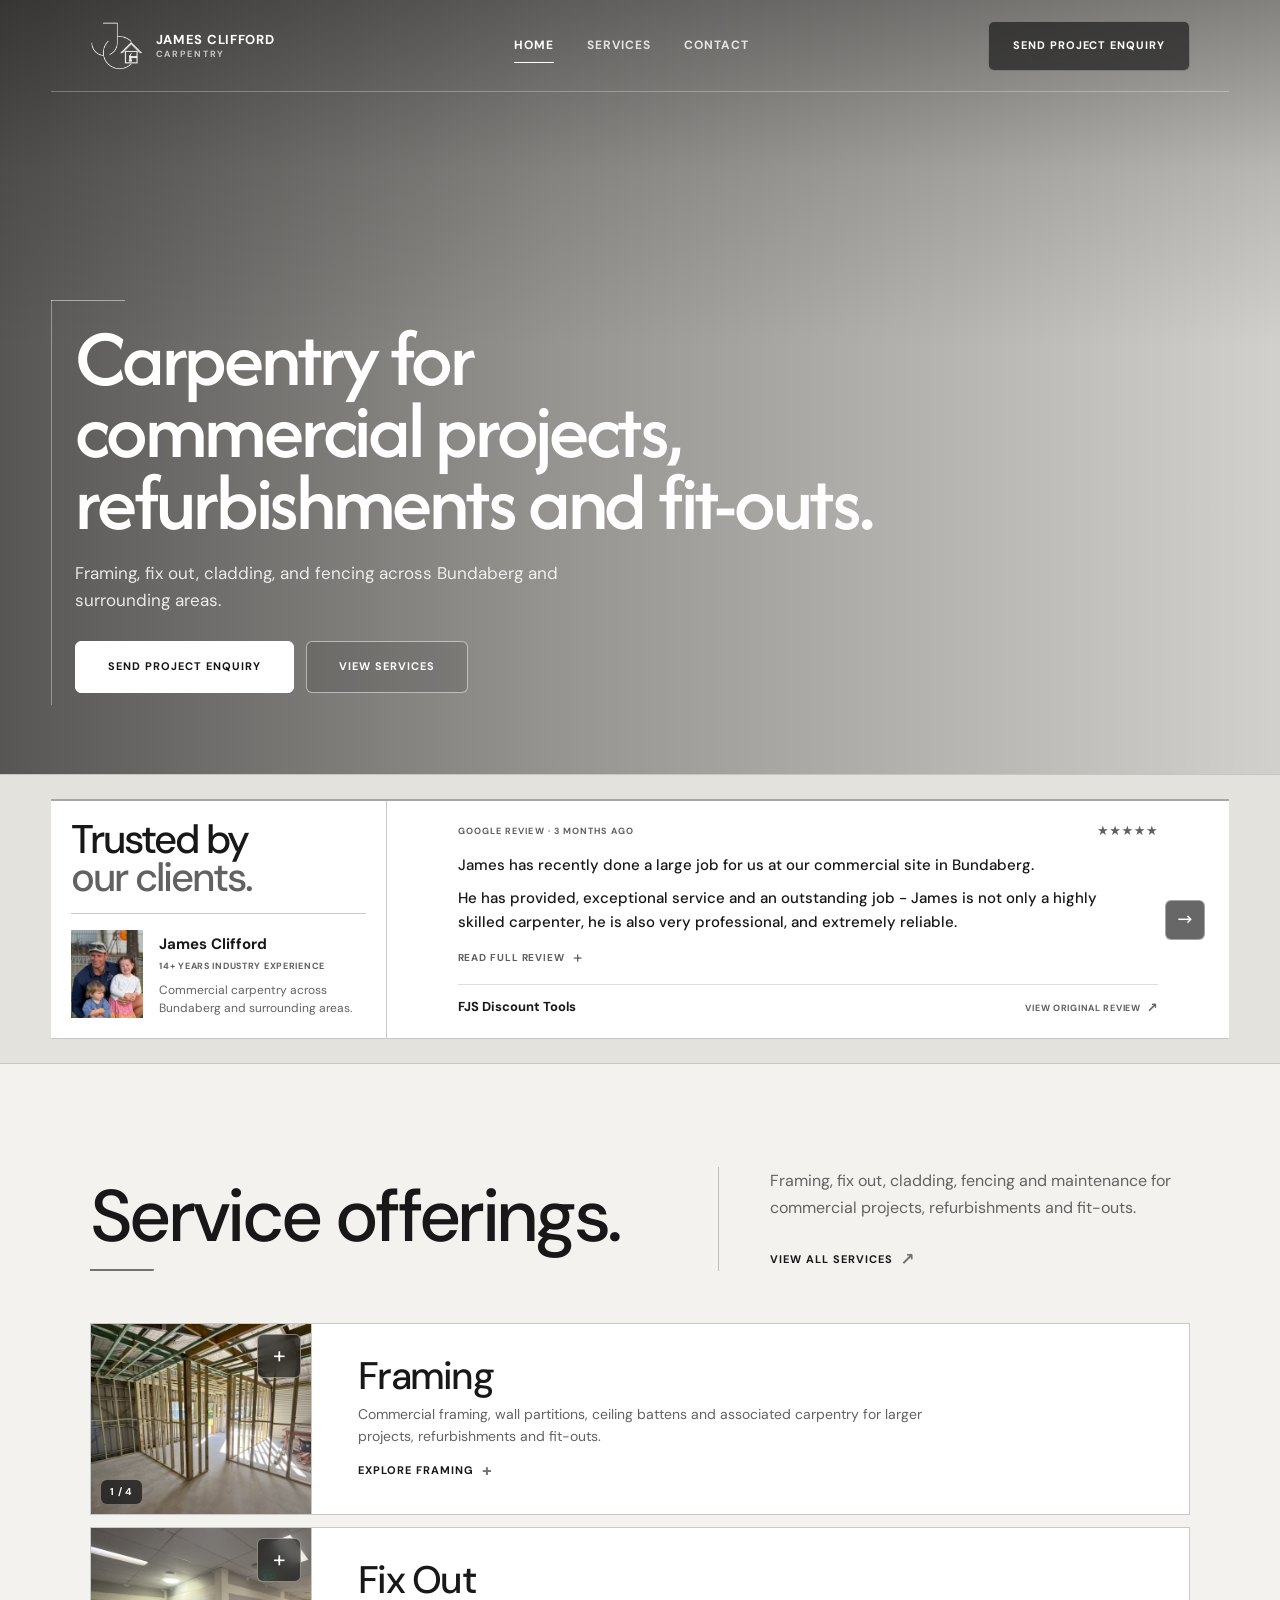
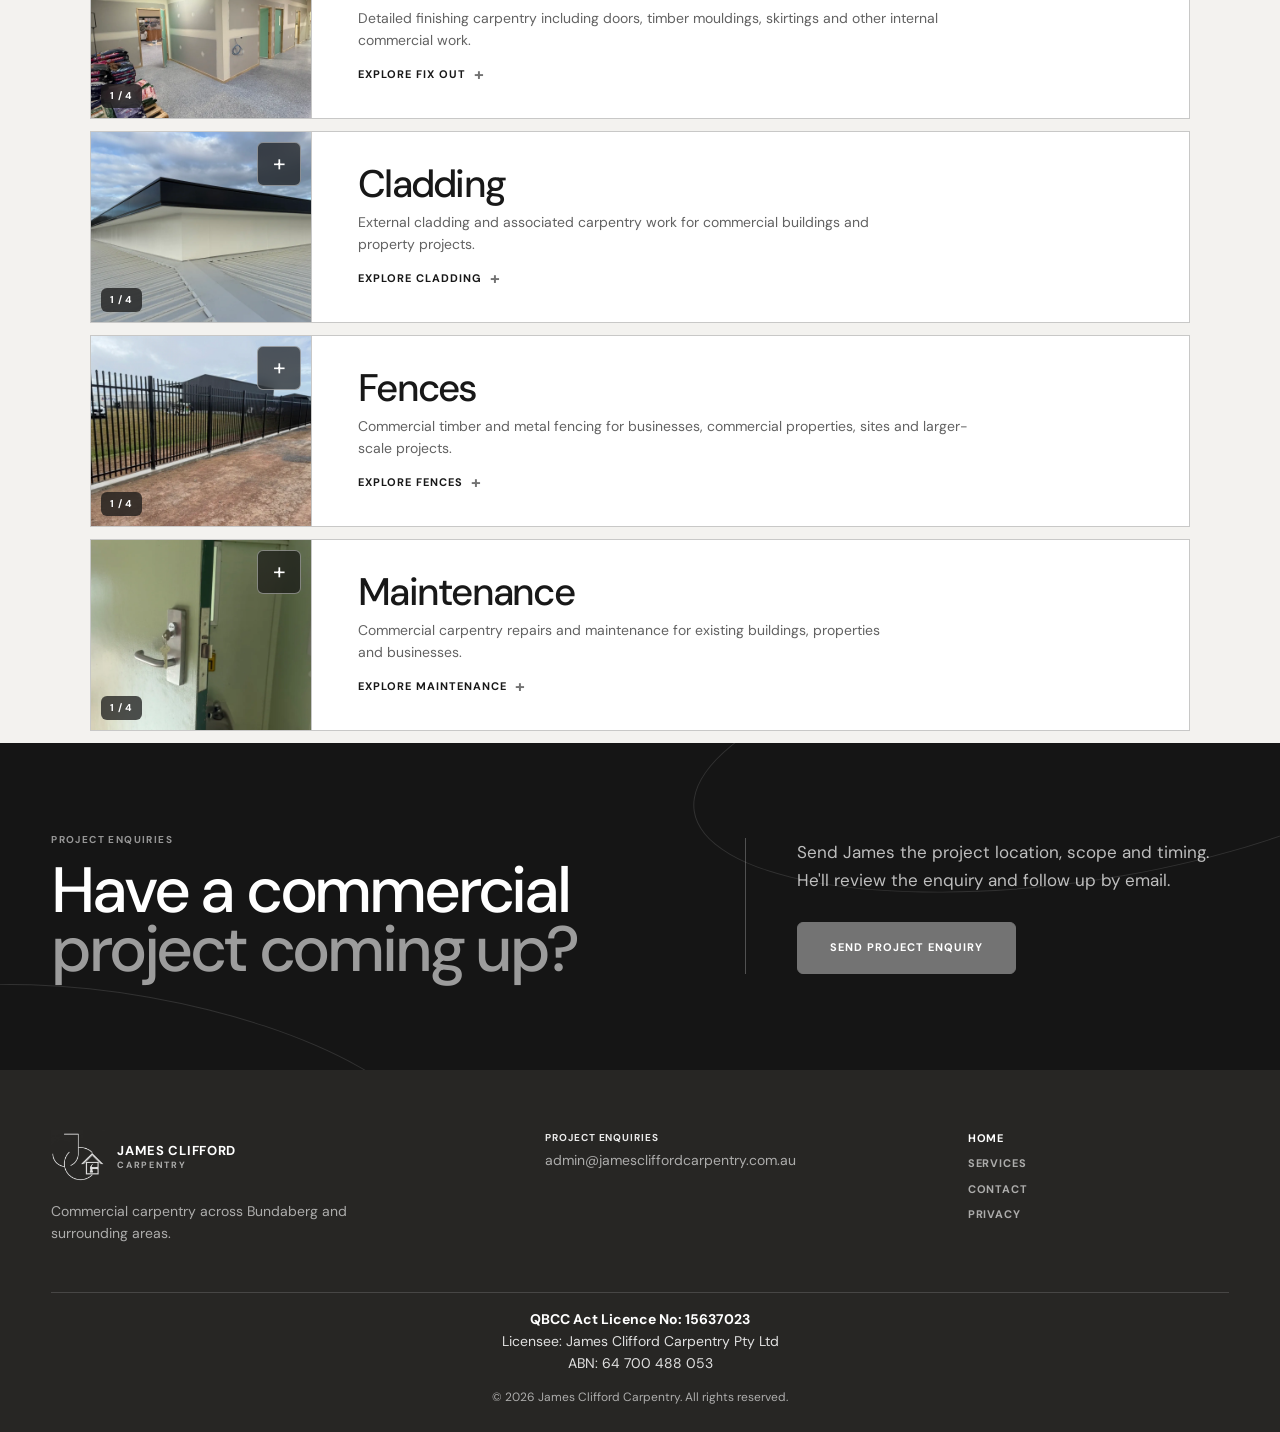
<file: index.html>
<!DOCTYPE html>
<html lang="en">
<head>
    <!-- Google tag (gtag.js) -->
    <script async src="https://www.googletagmanager.com/gtag/js?id=G-WPEJGJV46Z"></script>
    <script>
      window.dataLayer = window.dataLayer || [];
      function gtag(){dataLayer.push(arguments);}
      gtag('js', new Date());
    
      gtag('config', 'G-WPEJGJV46Z');
    </script>
    <!-- =========================
         PAGE METADATA
    ========================== -->
    <meta charset="UTF-8"/>
    <meta name="viewport" content="width=device-width, initial-scale=1.0"/>
    <title>Commercial Carpentry Bundaberg | James Clifford Carpentry</title>
    <meta
        name="description"
        content="Commercial carpentry across Bundaberg and surrounding areas, specialising in framing, fix out, cladding, timber and metal fencing and commercial maintenance."
    />
    <meta
        property="og:title"
        content="James Clifford Carpentry | Bundaberg"
    />
    <meta
        property="og:description"
        content="Commercial carpentry across Bundaberg and surrounding areas, specialising in framing, fix out, cladding, timber and metal fencing and commercial maintenance."
    />
    <meta
        property="og:image"
        content="https://jamescliffordcarpentry.com.au/images/og-image.jpg"
    />
    <meta
        property="og:url"
        content="https://jamescliffordcarpentry.com.au/"
    />
    <meta property="og:type" content="website"/>
    <meta
        property="og:image:width"
        content="1200"
    />
    <meta
        property="og:image:height"
        content="630"
    />
    <meta
        property="og:image:alt"
        content="James Clifford Carpentry commercial carpentry work in Bundaberg"
    />
    <meta
        name="twitter:card"
        content="summary_large_image"
    />
    <meta
        name="theme-color"
        content="#f3f2ef"
    />
    <link rel="canonical" href="https://jamescliffordcarpentry.com.au/"/>
    <!-- Styles -->
    <link
        rel="preload"
        href="fonts/afacad-flux-latin-500-normal.woff2"
        as="font"
        type="font/woff2"
        crossorigin
    >
    <link rel="stylesheet" href="style.css">
    <!-- Favicon -->
    <link rel="icon" type="image/png" href="images/favicon.png"/>
    <link rel="apple-touch-icon" sizes="180x180" href="images/apple-touch-icon.png">
    <!-- =========================
         LOCAL BUSINESS SCHEMA
    ========================== -->
    <script type="application/ld+json">
    {
        "@context": "https://schema.org",
        "@type": "HomeAndConstructionBusiness",
        "name": "James Clifford Carpentry",
        "legalName": "James Clifford Carpentry Pty Ltd",
        "taxID": "64 700 488 053",
        "identifier": {
            "@type": "PropertyValue",
            "propertyID": "QBCC Act Licence No",
            "value": "15637023"
        },
        "@id": "https://jamescliffordcarpentry.com.au/#business",
        "image": "https://jamescliffordcarpentry.com.au/images/og-image.jpg",
        "logo": "https://jamescliffordcarpentry.com.au/images/logo-mark-grey.webp",
        "email": "admin@jamescliffordcarpentry.com.au",
        "telephone": "+61411313432",
        "areaServed": {
            "@type": "City",
            "name": "Bundaberg"
        },
        "address": {
            "@type": "PostalAddress",
            "addressLocality": "Bundaberg",
            "addressRegion": "QLD",
            "addressCountry": "AU"
        },
        "sameAs": [
            "https://www.facebook.com/people/James-Clifford-Carpentry/61583661757642/"
        ],
        "url": "https://jamescliffordcarpentry.com.au",
        "description": "Commercial carpentry across Bundaberg and surrounding areas, including framing, fix out, cladding, timber and metal fencing and commercial maintenance."
    }
    </script>
</head>
<body class="home-page">
    <!-- =========================
         HEADER / NAVIGATION
    ========================== -->
    <header class="site-header">
        <div class="header-inner">
            <a
                href="index.html"
                class="site-logo"
                aria-label="James Clifford Carpentry home"
            >
                <img
                    src="images/logo-mark-grey.webp"
                    class="site-logo-mark"
                    alt=""
                    width="380"
                    height="380"
                >
                <span class="site-logo-type">
                    <strong>James Clifford</strong>
                    <span>Carpentry</span>
                </span>
            </a>
            <nav class="desktop-nav" aria-label="Primary navigation">
                <a href="index.html" aria-current="page">
                    Home
                </a>
                <a href="services.html">
                    Services
                </a>
                <a href="contact.html">
                    Contact
                </a>
            </nav>
            <div class="header-actions">
                <a
                    href="contact.html#project-enquiry"
                    class="header-cta"
                >
                    Send Project Enquiry
                </a>
            </div>
            <button
                class="menu-button"
                type="button"
                aria-label="Open navigation"
                aria-expanded="false"
                aria-controls="mobile-menu"
            >
                <span aria-hidden="true"></span>
                <span aria-hidden="true"></span>
                <span aria-hidden="true"></span>
            </button>
        </div>
        <!-- MOBILE NAV -->
        <nav
            id="mobile-menu"
            class="mobile-menu"
            aria-label="Mobile navigation"
        >
            <a href="index.html" aria-current="page">
                Home
            </a>
            <a href="services.html">
                Services
            </a>
            <a href="contact.html">
                Contact
            </a>
        </nav>
    </header>
    <main>
        <!-- =========================
             HERO
        ========================== -->
        <section class="hero">
            <div class="hero-frame">
                <picture class="hero-picture">
                    <source
                        media="(max-width: 720px)"
                        srcset="images/hero-index-mobile.webp"
                        width="900"
                        height="1200"
                    >
                    <img
                        src="images/hero-index.webp"
                        alt="Cladding work by James Clifford Carpentry in Bundaberg"
                        class="hero-image"
                        width="1920"
                        height="1200"
                        fetchpriority="high"
                        decoding="async"
                    />
                </picture>
                <div class="hero-overlay"></div>
                <div class="hero-content">
                    <h1>
                        Carpentry for commercial projects,
                        <span>refurbishments and fit-outs.</span>    
                    </h1>
                    
                    <p class="hero-text">
                        Framing, fix out, cladding, and fencing
                        across Bundaberg and surrounding areas.
                    </p>
                    <div class="hero-actions">
                        <a
                            href="contact.html#project-enquiry"
                            class="button button-primary"
                        >
                            Send Project Enquiry
                        </a>
                        <a
                            href="services.html"
                            class="button button-secondary"
                        >
                            View Services
                        </a>

                    </div>
                </div>
            </div>
        </section>
                <!-- =========================
             CLIENT TESTIMONIALS
        ========================== -->
        <section
            id="reviews"
            class="reviews-section beam-section"
            aria-labelledby="reviews-title"
        >
            <div class="container reviews-layout">

                <!-- =========================
                     TRUST / PROFILE PANEL
                ========================== -->
                <aside class="reviews-overview">

                    <div class="reviews-overview-copy">

                        <h2 id="reviews-title">
                            Trusted by
                            <span>our clients.</span>
                        </h2>
                    </div>

                    <div class="reviews-profile">

                        <img
                            src="images/james-profile.webp"
                            alt="James Clifford"
                            width="640"
                            height="800"
                            loading="lazy"
                            decoding="async"
                        >

                        <div class="reviews-profile-copy">

                            <strong>
                                James Clifford
                            </strong>

                            <span>
                                14+ years industry experience
                            </span>

                            <p>
                                Commercial carpentry across Bundaberg
                                and surrounding areas.
                            </p>

                        </div>

                    </div>

                </aside>


                <!-- =========================
                     MANUAL TESTIMONIAL GALLERY
                ========================== -->
                <div
                    class="reviews-gallery"
                    data-review-gallery
                    data-gallery-always-open
                >

                    <div
                        id="reviews-gallery-track"
                        class="reviews-gallery-track"
                        data-gallery-track
                        role="region"
                        aria-label="Client testimonial gallery"
                        tabindex="0"
                    >

                        <!-- REVIEW 01 -->
                        <article class="review-gallery-slide">

                            <div class="review-gallery-top">

                                <span class="review-gallery-source">
                                    Google review · 3 months ago
                                </span>

                                <span
                                    class="review-gallery-stars"
                                    role="img"
                                    aria-label="5 out of 5 stars"
                                >
                                    ★★★★★
                                </span>

                            </div>
                            <div class="review-gallery-body">
                            <blockquote>
                                <p>
                                    James has recently done a large job for us at our
                                    commercial site in Bundaberg.
                                </p>
                                <p>
                                    He has provided, exceptional service and an outstanding
                                    job - James is not only a highly skilled carpenter, he is
                                    also very professional, and extremely reliable.
                                </p>
                                <details class="review-text-details">
                                    <summary>
                                        <span class="review-text-label review-text-label--closed">
                                            Read full review
                                        </span>
                                        <span class="review-text-label review-text-label--open">
                                            Collapse review
                                        </span>
                                        <span
                                            class="review-text-details-icon"
                                            aria-hidden="true"
                                        >
                                            +
                                        </span>
                                    </summary>
                                    <div class="review-text-more">
                                        <p>
                                            We were replacing a roof and James initially quoted on
                                            only replacing the Soffits, but the job just got bigger
                                            with more issues found by the roofing guys. He was able
                                            to slot us in and do all the other jobs that came up and
                                            did not hold up the roofers.
                                        </p>
                                        <p>
                                            James was very responsive, he recognised the urgency of
                                            the job and completed the work within a few days.
                                        </p>
                                        <p>
                                            He does quality work, with great attention to detail.
                                            James was prompt, courteous, friendly, tidy, professional,
                                            extremely accommodating and a pleasure to work with.
                                        </p>
                                        <p>
                                            We highly recommend James Clifford Carpentry.
                                        </p>
                                    </div>
                                </details>
                            </blockquote>
                            </div>
                            <footer class="review-gallery-footer">
                                <strong>
                                    FJS Discount Tools
                                </strong>
                                <a
                                    href="https://share.google/NBWro7AUjuY1tN9Tv"
                                    class="review-gallery-link"
                                    target="_blank"
                                    rel="noopener noreferrer"
                                >
                                    View original review
                                    <span aria-hidden="true">↗</span>
                                </a>
                            </footer>
                        </article>
                        <!-- REVIEW 02 -->
                        <article class="review-gallery-slide">

                            <div class="review-gallery-top">

                                <span class="review-gallery-source">
                                    Google review · 8 months ago
                                </span>

                                <span
                                    class="review-gallery-stars"
                                    role="img"
                                    aria-label="5 out of 5 stars"
                                >
                                    ★★★★★
                                </span>

                            </div>
                            <div class="review-gallery-body">
                            <blockquote>

                                <p>
                                    After contacting numerous carpenters and builders and trying
                                    to find someone who could get on with the work. James was the
                                    only qualified carpenter that actually listened to what we
                                    could afford and time frames and what we were trying to achieve.
                                </p>

                                <details class="review-text-details">

                                    <summary>

                                        <span class="review-text-label review-text-label--closed">
                                            Read full review
                                        </span>

                                        <span class="review-text-label review-text-label--open">
                                            Collapse review
                                        </span>

                                        <span
                                            class="review-text-details-icon"
                                            aria-hidden="true"
                                        >
                                            +
                                        </span>

                                    </summary>

                                    <div class="review-text-more">

                                        <p>
                                            Rather than just thinking we must have endless funds to
                                            build a granny flat in a shed for my Dad. James fitted
                                            out framing for all internal walls, framing around
                                            windows and for new doors and ceiling battens fitting
                                            this work in amongst his other jobs and was not only
                                            fast but professional and considerate. Would highly
                                            recommend James and will be asking him to do some other
                                            jobs coming up next.
                                        </p>

                                    </div>

                                </details>

                            </blockquote>
                            </div>
                            <footer class="review-gallery-footer">

                                <strong>
                                    Rick Nelson
                                </strong>

                                <a
                                    href="https://share.google/tTCyUZrCqJZWD9Kpm"
                                    class="review-gallery-link"
                                    target="_blank"
                                    rel="noopener noreferrer"
                                >
                                    View original review
                                    <span aria-hidden="true">↗</span>
                                </a>

                            </footer>

                        </article>


                        <!-- REVIEW 03 -->
                        <article class="review-gallery-slide">

                            <div class="review-gallery-top">

                                <span class="review-gallery-source">
                                    Localsearch · 3 months ago
                                </span>

                                <span
                                    class="review-gallery-stars"
                                    role="img"
                                    aria-label="5 out of 5 stars"
                                >
                                    ★★★★★
                                </span>

                            </div>
                            <div class="review-gallery-body review-gallery-body--photos">
                                <blockquote>

                                <p>
                                    James fixed some water and mould damage we had in one of our
                                    rooms. His response to inquiries and turning up when he said
                                    he would were 10/10.
                                </p>

                                <details class="review-text-details">

                                    <summary>

                                        <span class="review-text-label review-text-label--closed">
                                            Read full review
                                        </span>

                                        <span class="review-text-label review-text-label--open">
                                            Collapse review
                                        </span>

                                        <span
                                            class="review-text-details-icon"
                                            aria-hidden="true"
                                        >
                                            +
                                        </span>

                                    </summary>

                                    <div class="review-text-more">

                                        <p>
                                            He did an impeccably clean and neat job and made sure
                                            to take all precautions in remedying the mould by
                                            taping walls and sealing the air conditioner before
                                            exposing the mould. I cannot recommend James enough,
                                            so much so we have him coming back for more odd jobs
                                            we need done.
                                        </p>

                                        <p>
                                            Thankyou James!
                                        </p>

                                    </div>
                                </details>
                            </blockquote>
                            <div
                                    class="review-photo-module"
                                    data-review-photo-gallery
                                >
                                    <!-- COMPACT PHOTO TEASER -->
                                    <button
                                        type="button"
                                        class="review-photo-open"
                                        data-review-photo-open
                                        aria-expanded="false"
                                        aria-controls="sian-review-photo-viewer"
                                        aria-label="Open 3 project photos from Sian H's review"
                                    >
                                        <img
                                            src="images/review-sian-01.webp"
                                            class="review-photo-teaser-image"
                                            alt=""
                                            width="800"
                                            height="600"
                                            loading="lazy"
                                            decoding="async"
                                        >
                                        <span
                                            class="review-photo-teaser-counter"
                                            aria-hidden="true"
                                        >
                                            1 / 3
                                        </span>
                                        <span
                                            class="review-photo-teaser-expand"
                                            aria-hidden="true"
                                        >
                                            +
                                        </span>
                                    </button>
                                    <!-- EXPANDED PHOTO VIEWER -->
                                    <div
                                        id="sian-review-photo-viewer"
                                        class="review-photo-viewer"
                                        data-review-photo-viewer
                                        role="region"
                                        aria-label="Project photos from Sian H's review"
                                        hidden
                                    >
                                        <div class="review-photo-viewer-track">
                                            <figure
                                                class="review-photo-slide is-active"
                                                data-review-photo-slide
                                            >
                                                <img
                                                    src="images/review-sian-01.webp"
                                                    alt="Project photo attached to Sian H's review, 1 of 3"
                                                    width="800"
                                                    height="600"
                                                    loading="lazy"
                                                    decoding="async"
                                                >
                                            </figure>
                                            <figure
                                                class="review-photo-slide"
                                                data-review-photo-slide
                                                aria-hidden="true"
                                            >
                                                <img
                                                    src="images/review-sian-02.webp"
                                                    alt="Project photo attached to Sian H's review, 2 of 3"
                                                    width="800"
                                                    height="600"
                                                    loading="lazy"
                                                    decoding="async"
                                                >
                                            </figure>
                                            <figure
                                                class="review-photo-slide"
                                                data-review-photo-slide
                                                aria-hidden="true"
                                            >
                                                <img
                                                    src="images/review-sian-03.webp"
                                                    alt="Project photo attached to Sian H's review, 3 of 3"
                                                    width="800"
                                                    height="600"
                                                    loading="lazy"
                                                    decoding="async"
                                                >
                                            </figure>
                                        </div>
                                        <div
                                            class="service-gallery-counter review-photo-counter"
                                            aria-live="polite"
                                        >
                                            <span data-review-photo-current>1</span>
                                            /
                                            <span>3</span>
                                        </div>
                                        <button
                                            type="button"
                                            class="service-gallery-expand review-photo-close"
                                            data-review-photo-close
                                            aria-label="Close project photos"
                                        >
                                            &times;
                                        </button>
                                        <button
                                            type="button"
                                            class="service-gallery-arrow service-gallery-arrow--prev review-photo-arrow"
                                            data-review-photo-prev
                                            aria-label="Previous project photo"
                                        >
                                            ←
                                        </button>
                                        <button
                                            type="button"
                                            class="service-gallery-arrow service-gallery-arrow--next review-photo-arrow"
                                            data-review-photo-next
                                            aria-label="Next project photo"
                                        >
                                            →
                                        </button>
                                    </div>
                                </div>
                            </div>
                            <footer class="review-gallery-footer">

                                <strong>
                                    Sian H
                                </strong>

                                <a
                                    href="https://www.localsearch.com.au/profile/james-clifford-carpentry/cmm73go0h000102juecjab94r"
                                    class="review-gallery-link"
                                    target="_blank"
                                    rel="noopener noreferrer"
                                >
                                    View original review
                                    <span aria-hidden="true">↗</span>
                                </a>

                            </footer>
                        </article>
                    </div>
                    <div
                        class="service-gallery-counter"
                        aria-live="polite"
                    >
                        <span data-gallery-current>1</span>
                        /
                        <span data-gallery-total>3</span>
                    </div>
                    <button
                        type="button"
                        class="service-gallery-arrow service-gallery-arrow--next"
                        data-gallery-next
                        aria-label="Next client review"
                    >
                        →
                    </button>

                </div>

            </div>
        </section>
        <!-- =========================
             SERVICES / PROJECT TYPES
        ========================== -->
        <section
            id="services"
            class="services section beam-section"
        >
            <div class="container">
        
                <div class="section-intro">
        
                    <div class="section-heading">
                        <h2>
                            Service offerings.
                        </h2>
                    </div>
        
                    <div class="section-description">
                        <p>
                            Framing, fix out, cladding, fencing and maintenance
                            for commercial projects, refurbishments and fit-outs.
                        </p>
        
                        <a
                            href="services.html"
                            class="text-link"
                        >
                            View all services
                            <span aria-hidden="true">↗</span>
                        </a>
                    </div>
        
                </div>
        
                <!-- SERVICE 01 -->
                <article
                    class="service-feature service-feature--gallery"
                    data-service-gallery
                >
                    <div class="service-image service-gallery">

                        <div
                            id="framing-gallery-track"
                            class="service-gallery-track"
                            data-gallery-track
                            role="region"
                            aria-label="Framing project gallery"
                            tabindex="0"
                        >
                            <figure class="service-gallery-slide">
                                <img
                                    src="images/service-framing.webp"
                                    data-gallery-src="images/framing-gallery-01.webp"
                                    alt="Indoor framing project by James Clifford Carpentry"
                                    width="1084"
                                    height="813"
                                    loading="lazy"
                                    decoding="async"
                                >
                            </figure>

                            <figure class="service-gallery-slide">
                                <img
                                    src="images/service-framing.webp"
                                    data-gallery-src="images/framing-gallery-02.webp"
                                    alt="Close-up of framing work"
                                    width="1600"
                                    height="1200"
                                    loading="lazy"
                                    decoding="async"
                                >
                            </figure>

                            <figure class="service-gallery-slide">
                                <img
                                    src="images/service-framing.webp"
                                    data-gallery-src="images/framing-gallery-03.webp"
                                    alt="Blue steel framing project"
                                    width="1195"
                                    height="897"
                                    loading="lazy"
                                    decoding="async"
                                >
                            </figure>

                            <figure class="service-gallery-slide">
                                <img
                                    src="images/service-framing.webp"
                                    data-gallery-src="images/framing-gallery-04.webp"
                                    alt="Framing project on permanent concrete floor"
                                    width="1600"
                                    height="1200"
                                    loading="lazy"
                                    decoding="async"
                                >
                            </figure>
                        </div>

                        <div class="service-gallery-counter" aria-live="polite">
                            <span data-gallery-current>1</span>
                            /
                            <span data-gallery-total>4</span>
                        </div>

                        <button
                            type="button"
                            class="service-gallery-expand"
                            data-gallery-toggle
                            data-label-open="Expand framing gallery"
                            data-label-close="Collapse framing gallery"
                            aria-label="Expand framing gallery"
                            aria-expanded="false"
                            aria-controls="framing-gallery-track"
                        >
                            +
                        </button>

                        <button
                            type="button"
                            class="service-gallery-arrow service-gallery-arrow--prev"
                            data-gallery-prev
                            aria-label="Previous framing photo"
                        >
                            ←
                        </button>

                        <button
                            type="button"
                            class="service-gallery-arrow service-gallery-arrow--next"
                            data-gallery-next
                            aria-label="Next framing photo"
                        >
                            →
                        </button>
                    </div>

                    <div class="service-content">
                        <span class="service-number">
                            01 / FRAME
                        </span>

                        <h3>Framing</h3>

                        <p>
                            Commercial framing, wall partitions, ceiling
                            battens and associated carpentry for larger
                            projects, refurbishments and fit-outs.
                        </p>

                        <a
                            href="services.html#framing"
                            class="text-link service-gallery-toggle"
                            data-gallery-toggle
                            aria-expanded="false"
                            aria-controls="framing-gallery-track"
                        >
                            Explore framing
                            <span
                                class="service-gallery-toggle-icon"
                                aria-hidden="true"
                            >+</span>
                        </a>
                    </div>
                </article>


                <!-- SERVICE 02 -->
                <article
                    class="service-feature service-feature--gallery"
                    data-service-gallery
                >
                    <div class="service-image service-gallery">

                        <div
                            id="fix-out-gallery-track"
                            class="service-gallery-track"
                            data-gallery-track
                            role="region"
                            aria-label="Fix out project gallery"
                            tabindex="0"
                        >
                            <figure class="service-gallery-slide">
                                <img
                                    src="images/service-fix-out.webp"
                                    data-gallery-src="images/fix-out-gallery-01.webp"
                                    alt="Plastering fix out project by James Clifford Carpentry"
                                    width="1600"
                                    height="1200"
                                    loading="lazy"
                                    decoding="async"
                                >
                            </figure>

                            <figure class="service-gallery-slide">
                                <img
                                    src="images/service-fix-out.webp"
                                    data-gallery-src="images/fix-out-gallery-02.webp"
                                    alt="Fix out project with trimming"
                                    width="1600"
                                    height="1200"
                                    loading="lazy"
                                    decoding="async"
                                >
                            </figure>

                            <figure class="service-gallery-slide">
                                <img
                                    src="images/service-fix-out.webp"
                                    data-gallery-src="images/fix-out-gallery-03.webp"
                                    alt="New door integrated with fix out project"
                                    width="1600"
                                    height="1200"
                                    loading="lazy"
                                    decoding="async"
                                >
                            </figure>

                            <figure class="service-gallery-slide">
                                <img
                                    src="images/service-fix-out.webp"
                                    data-gallery-src="images/fix-out-gallery-04.webp"
                                    alt="Internal double-glazed window"
                                    width="1600"
                                    height="1200"
                                    loading="lazy"
                                    decoding="async"
                                >
                            </figure>
                        </div>

                        <div class="service-gallery-counter" aria-live="polite">
                            <span data-gallery-current>1</span>
                            /
                            <span data-gallery-total>4</span>
                        </div>

                        <button
                            type="button"
                            class="service-gallery-expand"
                            data-gallery-toggle
                            data-label-open="Expand fix out gallery"
                            data-label-close="Collapse fix out gallery"
                            aria-label="Expand fix out gallery"
                            aria-expanded="false"
                            aria-controls="fix-out-gallery-track"
                        >
                            +
                        </button>

                        <button
                            type="button"
                            class="service-gallery-arrow service-gallery-arrow--prev"
                            data-gallery-prev
                            aria-label="Previous fix out photo"
                        >
                            ←
                        </button>

                        <button
                            type="button"
                            class="service-gallery-arrow service-gallery-arrow--next"
                            data-gallery-next
                            aria-label="Next fix out photo"
                        >
                            →
                        </button>
                    </div>

                    <div class="service-content">
                        <span class="service-number">
                            02 / FIX OUT
                        </span>

                        <h3>Fix Out</h3>

                        <p>
                            Detailed finishing carpentry including doors,
                            timber mouldings, skirtings and other internal
                            commercial work.
                        </p>

                        <a
                            href="services.html#fix-out"
                            class="text-link service-gallery-toggle"
                            data-gallery-toggle
                            aria-expanded="false"
                            aria-controls="fix-out-gallery-track"
                        >
                            Explore fix out
                            <span
                                class="service-gallery-toggle-icon"
                                aria-hidden="true"
                            >+</span>
                        </a>
                    </div>
                </article>


                <!-- SERVICE 03 -->
                <article
                    class="service-feature service-feature--gallery"
                    data-service-gallery
                >
                    <div class="service-image service-gallery">

                        <div
                            id="cladding-gallery-track"
                            class="service-gallery-track"
                            data-gallery-track
                            role="region"
                            aria-label="Cladding project gallery"
                            tabindex="0"
                        >
                            <figure class="service-gallery-slide">
                                <img
                                    src="images/service-cladding.webp"
                                    data-gallery-src="images/cladding-gallery-01.webp"
                                    alt="Polished roof cladding"
                                    width="1600"
                                    height="1200"
                                    loading="lazy"
                                    decoding="async"
                                >
                            </figure>

                            <figure class="service-gallery-slide">
                                <img
                                    src="images/service-cladding.webp"
                                    data-gallery-src="images/cladding-gallery-02.webp"
                                    alt="Back deck cladding"
                                    width="1600"
                                    height="1200"
                                    loading="lazy"
                                    decoding="async"
                                >
                            </figure>

                            <figure class="service-gallery-slide">
                                <img
                                    src="images/service-cladding.webp"
                                    data-gallery-src="images/cladding-gallery-03.webp"
                                    alt="Cladding project on Bundaberg soil"
                                    width="1600"
                                    height="1200"
                                    loading="lazy"
                                    decoding="async"
                                >
                            </figure>

                            <figure class="service-gallery-slide">
                                <img
                                    src="images/service-cladding.webp"
                                    data-gallery-src="images/cladding-gallery-04.webp"
                                    alt="Silver cladding project"
                                    width="1600"
                                    height="1200"
                                    loading="lazy"
                                    decoding="async"
                                >
                            </figure>
                        </div>

                        <div class="service-gallery-counter" aria-live="polite">
                            <span data-gallery-current>1</span>
                            /
                            <span data-gallery-total>4</span>
                        </div>

                        <button
                            type="button"
                            class="service-gallery-expand"
                            data-gallery-toggle
                            data-label-open="Expand cladding gallery"
                            data-label-close="Collapse cladding gallery"
                            aria-label="Expand cladding gallery"
                            aria-expanded="false"
                            aria-controls="cladding-gallery-track"
                        >
                            +
                        </button>

                        <button
                            type="button"
                            class="service-gallery-arrow service-gallery-arrow--prev"
                            data-gallery-prev
                            aria-label="Previous cladding photo"
                        >
                            ←
                        </button>

                        <button
                            type="button"
                            class="service-gallery-arrow service-gallery-arrow--next"
                            data-gallery-next
                            aria-label="Next cladding photo"
                        >
                            →
                        </button>
                    </div>

                    <div class="service-content">
                        <span class="service-number">
                            03 / CLAD
                        </span>

                        <h3>Cladding</h3>

                        <p>
                            External cladding and associated carpentry work
                            for commercial buildings and property projects.
                        </p>

                        <a
                            href="services.html#cladding"
                            class="text-link service-gallery-toggle"
                            data-gallery-toggle
                            aria-expanded="false"
                            aria-controls="cladding-gallery-track"
                        >
                            Explore cladding
                            <span
                                class="service-gallery-toggle-icon"
                                aria-hidden="true"
                            >+</span>
                        </a>
                    </div>
                </article>


                <!-- SERVICE 04 -->
                <article
                    class="service-feature service-feature--gallery"
                    data-service-gallery
                >
                    <div class="service-image service-gallery">

                        <div
                            id="fencing-gallery-track"
                            class="service-gallery-track"
                            data-gallery-track
                            role="region"
                            aria-label="Fencing project gallery"
                            tabindex="0"
                        >
                            <figure class="service-gallery-slide">
                                <img
                                    src="images/service-fencing.webp"
                                    data-gallery-src="images/fencing-gallery-01.webp"
                                    alt="Steel fencing project on external yard"
                                    width="971"
                                    height="727"
                                    loading="lazy"
                                    decoding="async"
                                >
                            </figure>

                            <figure class="service-gallery-slide">
                                <img
                                    src="images/service-fencing.webp"
                                    data-gallery-src="images/fencing-gallery-02.webp"
                                    alt="Wooden fencing project in yard"
                                    width="1024"
                                    height="768"
                                    loading="lazy"
                                    decoding="async"
                                >
                            </figure>

                            <figure class="service-gallery-slide">
                                <img
                                    src="images/service-fencing.webp"
                                    data-gallery-src="images/fencing-gallery-03.webp"
                                    alt="Beams for timber fencing project"
                                    width="912"
                                    height="684"
                                    loading="lazy"
                                    decoding="async"
                                >
                            </figure>

                            <figure class="service-gallery-slide">
                                <img
                                    src="images/service-fencing.webp"
                                    data-gallery-src="images/fencing-gallery-04.webp"
                                    alt="Tennis court fencing project by James Clifford Carpentry"
                                    width="1193"
                                    height="895"
                                    loading="lazy"
                                    decoding="async"
                                >
                            </figure>
                        </div>

                        <div class="service-gallery-counter" aria-live="polite">
                            <span data-gallery-current>1</span>
                            /
                            <span data-gallery-total>4</span>
                        </div>

                        <button
                            type="button"
                            class="service-gallery-expand"
                            data-gallery-toggle
                            data-label-open="Expand fencing gallery"
                            data-label-close="Collapse fencing gallery"
                            aria-label="Expand fencing gallery"
                            aria-expanded="false"
                            aria-controls="fencing-gallery-track"
                        >
                            +
                        </button>

                        <button
                            type="button"
                            class="service-gallery-arrow service-gallery-arrow--prev"
                            data-gallery-prev
                            aria-label="Previous fencing photo"
                        >
                            ←
                        </button>

                        <button
                            type="button"
                            class="service-gallery-arrow service-gallery-arrow--next"
                            data-gallery-next
                            aria-label="Next fencing photo"
                        >
                            →
                        </button>
                    </div>

                    <div class="service-content">
                        <span class="service-number">
                            04 / FENCES
                        </span>

                        <h3>Fences</h3>

                        <p>
                            Commercial timber and metal fencing for businesses, commercial
                            properties, sites and larger-scale projects.
                        </p>

                        <a
                            href="services.html#fences"
                            class="text-link service-gallery-toggle"
                            data-gallery-toggle
                            aria-expanded="false"
                            aria-controls="fencing-gallery-track"
                        >
                            Explore fences
                            <span
                                class="service-gallery-toggle-icon"
                                aria-hidden="true"
                            >+</span>
                        </a>
                    </div>
                </article>


                <!-- SERVICE 05 -->
                <article
                    class="service-feature service-feature--gallery"
                    data-service-gallery
                >
                    <div class="service-image service-gallery">

                        <div
                            id="maintenance-gallery-track"
                            class="service-gallery-track"
                            data-gallery-track
                            role="region"
                            aria-label="Maintenance project gallery"
                            tabindex="0"
                        >
                            <figure class="service-gallery-slide">
                                <img
                                    src="images/service-maintenance.webp"
                                    data-gallery-src="images/maintenance-gallery-01.webp"
                                    alt="Bathroom door commercial maintenance project"
                                    width="1180"
                                    height="885"
                                    loading="lazy"
                                    decoding="async"
                                >
                            </figure>

                            <figure class="service-gallery-slide">
                                <img
                                    src="images/service-maintenance.webp"
                                    data-gallery-src="images/maintenance-gallery-02.webp"
                                    alt="Yard gate commercial maintenance project"
                                    width="1172"
                                    height="879"
                                    loading="lazy"
                                    decoding="async"
                                >
                            </figure>

                            <figure class="service-gallery-slide">
                                <img
                                    src="images/service-maintenance.webp"
                                    data-gallery-src="images/maintenance-gallery-03.webp"
                                    alt="Jewellery store roof maintenance callout"
                                    width="1158"
                                    height="868"
                                    loading="lazy"
                                    decoding="async"
                                >
                            </figure>

                            <figure class="service-gallery-slide">
                                <img
                                    src="images/service-maintenance.webp"
                                    data-gallery-src="images/maintenance-gallery-04.webp"
                                    alt="External rear fence replacement"
                                    width="1201"
                                    height="901"
                                    loading="lazy"
                                    decoding="async"
                                >
                            </figure>
                        </div>

                        <div class="service-gallery-counter" aria-live="polite">
                            <span data-gallery-current>1</span>
                            /
                            <span data-gallery-total>4</span>
                        </div>

                        <button
                            type="button"
                            class="service-gallery-expand"
                            data-gallery-toggle
                            data-label-open="Expand maintenance gallery"
                            data-label-close="Collapse maintenance gallery"
                            aria-label="Expand maintenance gallery"
                            aria-expanded="false"
                            aria-controls="maintenance-gallery-track"
                        >
                            +
                        </button>

                        <button
                            type="button"
                            class="service-gallery-arrow service-gallery-arrow--prev"
                            data-gallery-prev
                            aria-label="Previous maintenance photo"
                        >
                            ←
                        </button>

                        <button
                            type="button"
                            class="service-gallery-arrow service-gallery-arrow--next"
                            data-gallery-next
                            aria-label="Next maintenance photo"
                        >
                            →
                        </button>
                    </div>

                    <div class="service-content">
                        <span class="service-number">
                            05 / MAINTAIN
                        </span>

                        <h3>Maintenance</h3>

                        <p>
                            Commercial carpentry repairs and maintenance for
                            existing buildings, properties and businesses.
                        </p>

                        <a
                            href="services.html#maintenance"
                            class="text-link service-gallery-toggle"
                            data-gallery-toggle
                            aria-expanded="false"
                            aria-controls="maintenance-gallery-track"
                        >
                            Explore maintenance
                            <span
                                class="service-gallery-toggle-icon"
                                aria-hidden="true"
                            >+</span>
                        </a>
                    </div>
                </article>
            </div>
        </section>
        <!-- =========================
             CONTACT CTA
        ========================== -->
        <section
            id="contact"
            class="contact contact-rail"
        >
            <div class="container contact-rail-inner">
                <div>
                    <span class="contact-rail-label">
                        Project enquiries
                    </span>
                    <h2>
                        Have a commercial
                        <span>project coming up?</span>
                    </h2>
                </div>
                <div class="contact-rail-details">
                    <p>
                        Send James the project location, scope and timing.
                        He'll review the enquiry and follow up by email.
                    </p>

                    <div class="contact-actions">
                        <a
                            href="contact.html#project-enquiry"
                            class="button button-primary"
                        >
                            Send Project Enquiry
                        </a>
                    </div>
                </div>
            </div>
        </section>
    </main>
    <!-- =========================
         FOOTER
    ========================== -->
    <footer class="site-footer">
        <div class="footer-inner">
            <div class="footer-brand">
                <a
                    href="index.html"
                    class="site-logo"
                    aria-label="James Clifford Carpentry home"
                >
                    <img
                        src="images/logo-mark-grey.webp"
                        class="site-logo-mark"
                        alt=""
                        width="380"
                        height="380"
                    >

                    <span class="site-logo-type">
                        <strong>James Clifford</strong>
                        <span>Carpentry</span>
                    </span>
                </a>
                <p>
                    Commercial carpentry across Bundaberg
                    and surrounding areas.
                </p>
            </div>
            <div class="footer-contact">
                <p>
                    <strong>
                        Project enquiries
                    </strong>
                    <a href="mailto:admin@jamescliffordcarpentry.com.au?subject=Commercial%20Project%20Enquiry">
                        admin@jamescliffordcarpentry.com.au
                    </a>
                </p>
            </div>
            <nav
                class="footer-links"
                aria-label="Footer navigation"
            >
                <a href="index.html" aria-current="page">
                    Home
                </a>
                <a href="services.html">
                    Services
                </a>
                <a href="contact.html">
                    Contact
                </a>
                <a href="privacy.html">
                    Privacy
                </a>
            </nav>
        </div>
        <div class="footer-bottom">
            <p class="footer-licence">
                <strong>QBCC Act Licence No: 15637023</strong>
                <br>
                Licensee: James Clifford Carpentry Pty Ltd
                <br>
                ABN: 64 700 488 053
            </p>
            <p class="copyright">
                © 2026 James Clifford Carpentry.
                All rights reserved.
            </p>
        </div>
    </footer>
    <!-- =========================
         JAVASCRIPT
    ========================== -->
    <script src="script.js" defer></script>
</body>
</html>
</file>
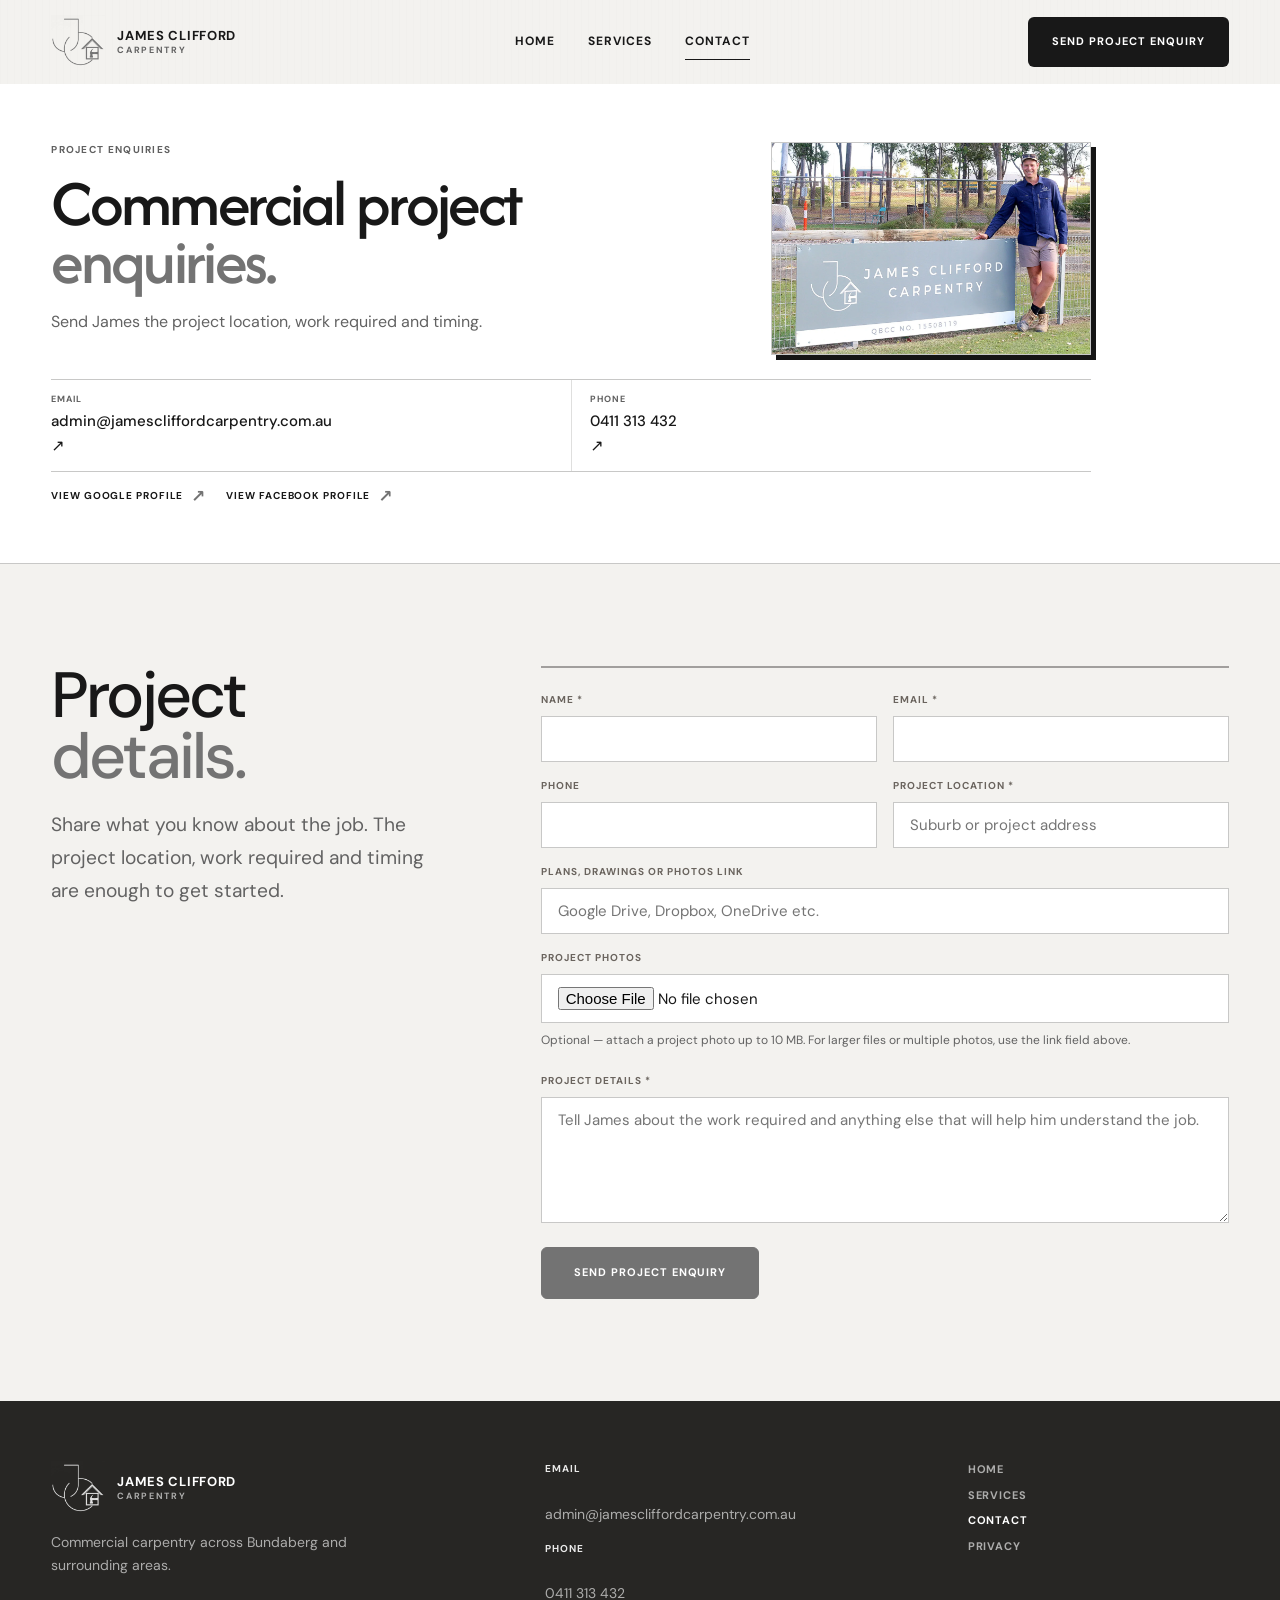
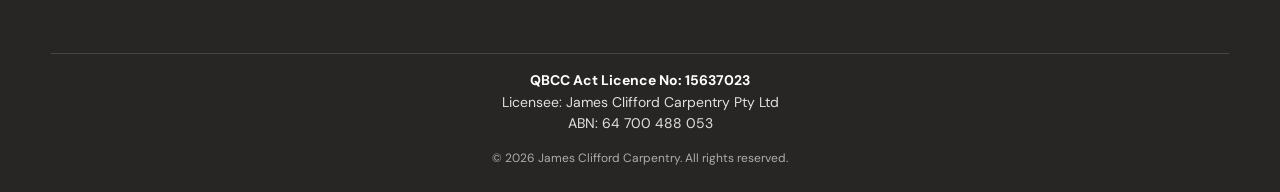
<file: contact.html>
<!DOCTYPE html>
<html lang="en">

<head>
    <!-- Google tag (gtag.js) -->
    <script async src="https://www.googletagmanager.com/gtag/js?id=G-WPEJGJV46Z"></script>
    <script>
      window.dataLayer = window.dataLayer || [];
      function gtag(){dataLayer.push(arguments);}
      gtag('js', new Date());
    
      gtag('config', 'G-WPEJGJV46Z');
    </script>

    <!-- =========================
         PAGE METADATA
    ========================== -->

    <meta charset="UTF-8"/>

    <meta
        name="viewport"
        content="width=device-width, initial-scale=1.0"
    />

    <title>
        Contact James Clifford Carpentry | Commercial Carpentry Bundaberg
    </title>

    <meta
        name="description"
        content="Contact James Clifford Carpentry for commercial framing, fix out, cladding, timber and metal fencing and maintenance work across Bundaberg and surrounding areas."
    />


    <!-- =========================
         OPEN GRAPH
    ========================== -->

    <meta
        property="og:title"
        content="Contact James Clifford Carpentry | Bundaberg"
    />

    <meta
        property="og:description"
        content="Contact James Clifford Carpentry for commercial framing, fix out, cladding, timber and metal fencing and maintenance work across Bundaberg and surrounding areas."
    />

    <meta
        property="og:image"
        content="https://jamescliffordcarpentry.com.au/images/og-image.jpg"
    />

    <meta
        property="og:url"
        content="https://jamescliffordcarpentry.com.au/contact.html"
    />

    <meta
        property="og:type"
        content="website"
    />

    <meta
        property="og:image:width"
        content="1200"
    />
    
    <meta
        property="og:image:height"
        content="630"
    />
    
    <meta
        property="og:image:alt"
        content="James Clifford Carpentry commercial carpentry work in Bundaberg"
    />
    
    <meta
        name="twitter:card"
        content="summary_large_image"
    />
    
    <meta
        name="theme-color"
        content="#f3f2ef"
    />


    <!-- =========================
         CANONICAL
    ========================== -->

    <link
        rel="canonical"
        href="https://jamescliffordcarpentry.com.au/contact.html"
    />


    <!-- =========================
         STYLES
    ========================== -->

    <link
        rel="preload"
        href="fonts/afacad-flux-latin-500-normal.woff2"
        as="font"
        type="font/woff2"
        crossorigin
    >
    <link
        rel="stylesheet"
        href="style.css"
    />


    <!-- =========================
         FAVICONS
    ========================== -->

    <link
        rel="icon"
        type="image/png"
        href="images/favicon.png"
    />

    <link
        rel="apple-touch-icon"
        sizes="180x180"
        href="images/apple-touch-icon.png"
    />


    <!-- =========================
         LOCAL BUSINESS SCHEMA
    ========================== -->

    <script type="application/ld+json">
    {
        "@context": "https://schema.org",
        "@type": "HomeAndConstructionBusiness",
        "name": "James Clifford Carpentry",
        "legalName": "James Clifford Carpentry Pty Ltd",
        "taxID": "64 700 488 053",
        "identifier": {
            "@type": "PropertyValue",
            "propertyID": "QBCC Act Licence No",
            "value": "15637023"
        },
        "@id": "https://jamescliffordcarpentry.com.au/#business",
        "image": "https://jamescliffordcarpentry.com.au/images/og-image.jpg",
        "logo": "https://jamescliffordcarpentry.com.au/images/logo-mark-grey.webp",
        "email": "admin@jamescliffordcarpentry.com.au",
        "telephone": "+61411313432",
        "areaServed": {
            "@type": "City",
            "name": "Bundaberg"
        },
        "address": {
            "@type": "PostalAddress",
            "addressLocality": "Bundaberg",
            "addressRegion": "QLD",
            "addressCountry": "AU"
        },
        "sameAs": [
            "https://www.facebook.com/people/James-Clifford-Carpentry/61583661757642/"
        ],
        "url": "https://jamescliffordcarpentry.com.au",
        "description": "Commercial carpentry across Bundaberg and surrounding areas, including framing, fix out, cladding, timber and metal fencing and commercial maintenance."
    }
    </script>
</head>
<body>
    <!-- =====================================================
         HEADER / NAVIGATION
    ====================================================== -->

    <header class="site-header">

        <div class="header-inner">


            <!-- LOGO -->

            <a
                href="index.html"
                class="site-logo"
                aria-label="James Clifford Carpentry home"
            >
            <img
                src="images/logo-mark-grey.webp"
                class="site-logo-mark"
                alt=""
                width="380"
                height="380"
            >

            <span class="site-logo-type">
                <strong>James Clifford</strong>
                <span>Carpentry</span>
            </span>
            </a>


            <!-- DESKTOP NAV -->

            <nav
                class="desktop-nav"
                aria-label="Primary navigation"
            >

                <a href="index.html">
                    Home
                </a>

                <a href="services.html">
                    Services
                </a>

                <a
                    href="contact.html"
                    aria-current="page"
                >
                    Contact
                </a>
            </nav>
            <!-- HEADER ACTIONS -->
            <div class="header-actions">
                <a
                    href="#project-enquiry"
                    class="header-cta"
                >
                    Send Project Enquiry
                </a>
            </div>
            <!-- MOBILE MENU BUTTON -->
            <button
                class="menu-button"
                type="button"
                aria-label="Open navigation"
                aria-expanded="false"
                aria-controls="mobile-menu"
            >
                <span aria-hidden="true"></span>
                <span aria-hidden="true"></span>
                <span aria-hidden="true"></span>
            </button>
        </div>
        <!-- MOBILE NAV -->
        <nav
            id="mobile-menu"
            class="mobile-menu"
            aria-label="Mobile navigation"
        >

            <a href="index.html">
                Home
            </a>

            <a href="services.html">
                Services
            </a>

            <a
                href="contact.html"
                aria-current="page"
            >
                Contact
            </a>

        </nav>
    </header>
    <!-- =====================================================
         MAIN
    ===================================================== -->
    <main class="contact-page">
        <!-- =================================================
             CONTACT HERO
        ================================================== -->
        <section class="contact-page-hero contact-page-hero--combined">
            <div class="container contact-hero-grid">
                <div class="contact-hero-copy">
                    <div class="contact-hero-heading-row">
                        <div class="contact-hero-heading-copy">
                            <span class="contact-hero-label">
                                Project enquiries
                            </span>
                            <h1>
                                Commercial project
                                <span>enquiries.</span>
                            </h1>
                            <p class="contact-hero-intro">
                                Send James the project location, work required and timing.
                            </p>
                        </div>
                        <figure class="contact-profile-image">
                            <img
                                src="images/contact-profile-image.webp"
                                alt="James Clifford of James Clifford Carpentry"
                                width="1200"
                                height="800"
                                fetchpriority="high"
                                decoding="async"
                            >
                        </figure>
                    </div>
                    <div class="contact-hero-methods">
                    <a
                        href="mailto:admin@jamescliffordcarpentry.com.au?subject=Commercial%20Project%20Enquiry"
                        class="contact-hero-method"
                    >
                        <span>
                            <small>Email</small>
                            <strong>
                                admin@jamescliffordcarpentry.com.au
                            </strong>
                        </span>
                        <span aria-hidden="true">↗</span>
                    </a>
                    <a
                        href="tel:0411313432"
                        class="contact-hero-method"
                    >
                        <span>
                            <small>Phone</small>
                            <strong>0411 313 432</strong>
                        </span>
                        <span aria-hidden="true">↗</span>
                    </a>
                </div>
                    <div class="contact-profile-links">
                        <a
                            href="https://maps.app.goo.gl/mJMgHLS1NRdBwtBN9"
                            class="text-link"
                            target="_blank"
                            rel="noopener noreferrer"
                        >
                            View Google profile
                            <span aria-hidden="true">↗</span>
                        </a>
                        <a
                            href="https://www.facebook.com/people/James-Clifford-Carpentry/61583661757642/"
                            class="text-link"
                            target="_blank"
                            rel="noopener noreferrer"
                        >
                            View Facebook profile
                            <span aria-hidden="true">↗</span>
                        </a>
                    
                    </div>
                </div>
            </div>
        </section>
        <!-- =================================================
             PROJECT BRIEF
        ================================================== -->
        <section
            id="project-enquiry"
            class="project-brief section beam-section"
        >
            <div class="container project-brief-grid">
                <!-- HEADING -->
                <div class="project-brief-heading">
                    <h2>
                        Project
                        <span>details.</span>
                    </h2>
                    <p>
                        Share what you know about the job.
                        The project location, work required and timing
                        are enough to get started.
                    </p>
                </div>
                <!-- BRIEF ITEMS -->
                <form
                    class="project-enquiry-form"
                    action="https://formsubmit.co/291f38c807230ee6bcbb42d-b295ee31b"
                    method="POST"
                    enctype="multipart/form-data"
                >
                    <input
                        type="hidden"
                        name="_subject"
                        value="New James Clifford Carpentry Project Enquiry"
                    >
                
                    <input
                        type="hidden"
                        name="_template"
                        value="table"
                    >
                
                    <input
                        type="hidden"
                        name="_url"
                        value="https://jamescliffordcarpentry.com.au/contact.html"
                    >
                
                    <input
                        type="text"
                        name="_honey"
                        style="display:none"
                        tabindex="-1"
                        autocomplete="off"
                    >
                    <div class="form-grid">

                        <label class="form-field">
                            <span>Name *</span>
                            <input
                                type="text"
                                name="name"
                                autocomplete="name"
                                required
                            >
                        </label>
                        <label class="form-field">
                            <span>Email *</span>
                            <input
                                type="email"
                                name="email"
                                autocomplete="email"
                                required
                            >
                        </label>
                        <label class="form-field">
                            <span>Phone</span>
                            <input
                                type="tel"
                                name="phone"
                                autocomplete="tel"
                            >
                        </label>
                        <label class="form-field">
                            <span>Project location *</span>
                            <input
                                type="text"
                                name="project_location"
                                placeholder="Suburb or project address"
                                required
                            >
                        </label>
                        <label class="form-field form-field-full">
                            <span>Plans, drawings or photos link</span>
                        
                            <input
                                type="url"
                                name="plans_link"
                                placeholder="Google Drive, Dropbox, OneDrive etc."
                            >
                        </label>
                        <label class="form-field form-field-full">
                            <span>Project photos</span>
                        
                            <input
                                type="file"
                                name="attachment"
                                accept="image/*"
                            >
                        
                            <small class="form-field-note">
                                Optional — attach a project photo up to 10 MB.
                                For larger files or multiple photos, use the link field above.
                            </small>
                        </label>
                    </div>
                    <label class="form-field form-field-full">
                        <span>Project details *</span>
                        <textarea
                            name="project_details"
                            rows="5"
                            minlength="20"
                            placeholder="Tell James about the work required and anything else that will help him understand the job." 
                            required
                        ></textarea>
                    </label>
                    <div class="project-enquiry-submit">
                        <button
                            type="submit"
                            class="button button-primary"
                        >
                            Send Project Enquiry
                        </button>
                    </div>
                </form>
            </div>
        </section>
    </main>
    <!-- =====================================================
         FOOTER
    ====================================================== -->
    <footer class="site-footer">
        <div class="footer-inner">
            <!-- BRAND -->
            <div class="footer-brand">
                <a
                    href="index.html"
                    class="site-logo"
                    aria-label="James Clifford Carpentry home"
                >
                    <img
                        src="images/logo-mark-grey.webp"
                        class="site-logo-mark"
                        alt=""
                        width="380"
                        height="380"
                    >
                    <span class="site-logo-type">
                        <strong>James Clifford</strong>
                        <span>Carpentry</span>
                    </span>
                </a>
                <p>
                    Commercial carpentry across Bundaberg
                    and surrounding areas.
                </p>
            </div>
            <!-- CONTACT -->
            <div class="footer-contact">
            <p>
                <strong>
                    Email
                </strong>
                <br>
                <a href="mailto:admin@jamescliffordcarpentry.com.au?subject=Commercial%20Project%20Enquiry">
                    admin@jamescliffordcarpentry.com.au
                </a>
            </p>
            <p>
                <strong>
                    Phone
                </strong>
                <br>
                <a href="tel:0411313432">
                    0411 313 432
                </a>
            </p>
        </div>
            <!-- FOOTER NAV -->
            <nav
                class="footer-links"
                aria-label="Footer navigation"
            >
                <a href="index.html">
                    Home
                </a>
                <a href="services.html">
                    Services
                </a>
                <a
                    href="contact.html"
                    aria-current="page"
                >
                    Contact
                </a>
                <a href="privacy.html">
                    Privacy
                </a>
            </nav>
        </div>
        <div class="footer-bottom">
            <p class="footer-licence">
                <strong>QBCC Act Licence No: 15637023</strong>
                <br>
                Licensee: James Clifford Carpentry Pty Ltd
                <br>
                ABN: 64 700 488 053
            </p>
            <p class="copyright">
                © 2026 James Clifford Carpentry.
                All rights reserved.
            </p>
        </div>
    </footer>
    <!-- =====================================================
         JAVASCRIPT
    ====================================================== -->
    <script
        src="script.js"
        defer
    ></script>
</body>
</html>
</file>
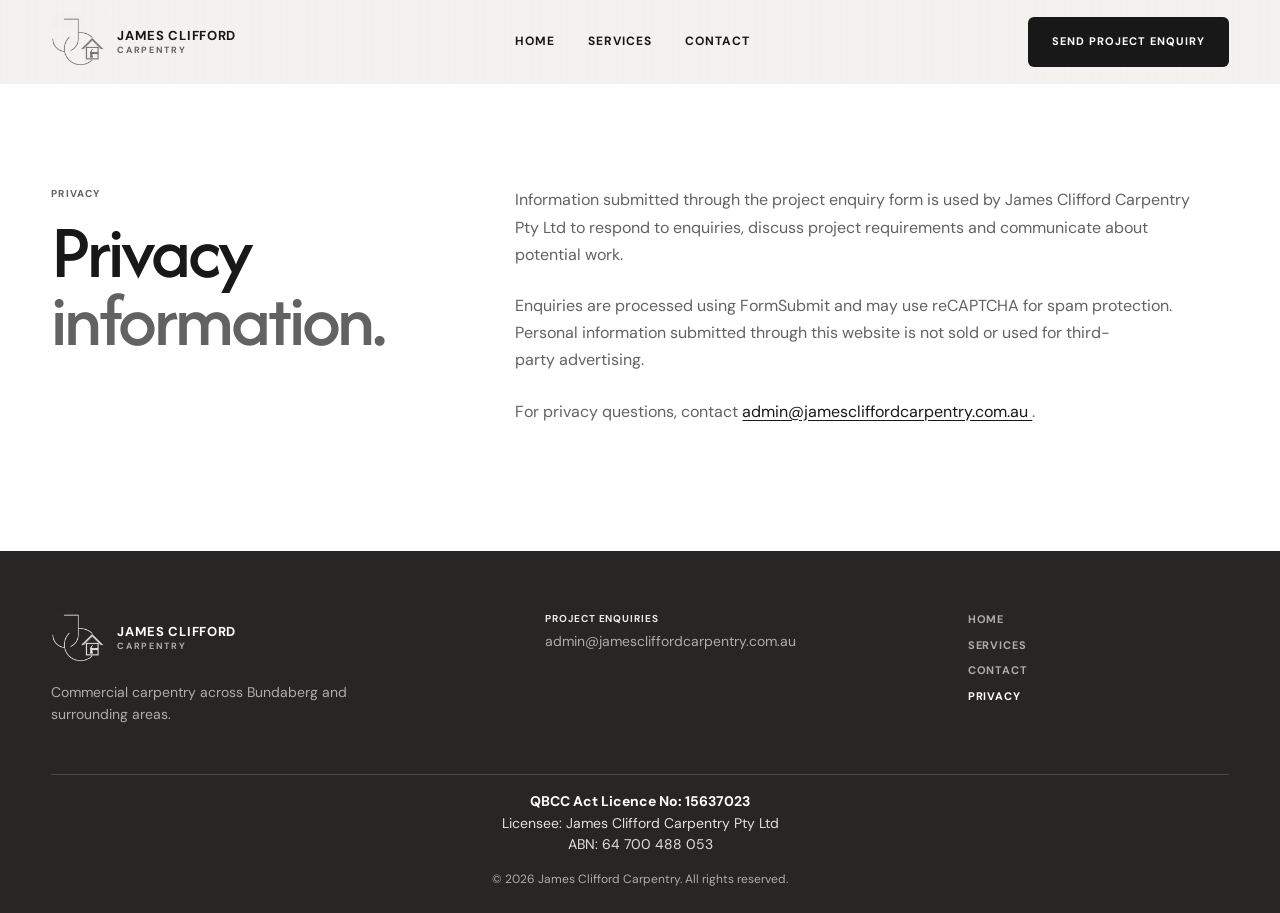
<file: privacy.html>
<!DOCTYPE html>
<html lang="en">
<head>
    <!-- Google tag (gtag.js) -->
    <script async src="https://www.googletagmanager.com/gtag/js?id=G-WPEJGJV46Z"></script>
    <script>
      window.dataLayer = window.dataLayer || [];
      function gtag(){dataLayer.push(arguments);}
      gtag('js', new Date());
    
      gtag('config', 'G-WPEJGJV46Z');
    </script>
    <!-- =========================
         PAGE METADATA
    ========================== -->
    <meta charset="UTF-8"/>
    <meta
        name="viewport"
        content="width=device-width, initial-scale=1.0"
    />
    <title>
        Privacy | James Clifford Carpentry
    </title>
    <meta
        name="description"
        content="Privacy information for jamescliffordcarpentry.com.au."
    />
    <!-- =========================
         OPEN GRAPH
    ========================== -->
    <meta
        property="og:title"
        content="Privacy | James Clifford Carpentry"
    />
    <meta
        property="og:description"
        content="Privacy information for jamescliffordcarpentry.com.au."
    />
    <meta
        property="og:image"
        content="https://jamescliffordcarpentry.com.au/images/og-image.jpg"
    />
    <meta
        property="og:url"
        content="https://jamescliffordcarpentry.com.au/privacy.html"
    />
    <meta
        property="og:type"
        content="website"
    />
    <meta
        property="og:site_name"
        content="James Clifford Carpentry"
    />
    <meta
        name="twitter:card"
        content="summary_large_image"
    />
    <meta
        name="theme-color"
        content="#f3f2ef"
    />
    <!-- =========================
         CANONICAL
    ========================== -->
    <link
        rel="canonical"
        href="https://jamescliffordcarpentry.com.au/privacy.html"
    />
    <!-- =========================
         STYLES
    ========================== -->
    <link
        rel="preload"
        href="fonts/afacad-flux-latin-500-normal.woff2"
        as="font"
        type="font/woff2"
        crossorigin
    />
    <link
        rel="stylesheet"
        href="style.css"
    />
    <!-- =========================
         FAVICONS
    ========================== -->
    <link
        rel="icon"
        type="image/png"
        href="images/favicon.png"
    />
    <link
        rel="apple-touch-icon"
        sizes="180x180"
        href="images/apple-touch-icon.png"
    />
</head>
<body class="privacy-page-body">
    <!-- =====================================================
         HEADER / NAVIGATION
    ====================================================== -->
    <header class="site-header">
        <div class="header-inner">
            <a
                href="index.html"
                class="site-logo"
                aria-label="James Clifford Carpentry home"
            >
                <img
                    src="images/logo-mark-grey.webp"
                    class="site-logo-mark"
                    alt=""
                    width="380"
                    height="380"
                >
                <span class="site-logo-type">
                    <strong>James Clifford</strong>
                    <span>Carpentry</span>
                </span>
            </a>
            <nav
                class="desktop-nav"
                aria-label="Primary navigation"
            >
                <a href="index.html">
                    Home
                </a>
                <a href="services.html">
                    Services
                </a>
                <a href="contact.html">
                    Contact
                </a>
            </nav>
            <div class="header-actions">
                <a
                    href="contact.html#project-enquiry"
                    class="header-cta"
                >
                    Send Project Enquiry
                </a>
            </div>
            <button
                class="menu-button"
                type="button"
                aria-label="Open navigation"
                aria-expanded="false"
                aria-controls="mobile-menu"
            >
                <span aria-hidden="true"></span>
                <span aria-hidden="true"></span>
                <span aria-hidden="true"></span>
            </button>
        </div>
        <nav
            id="mobile-menu"
            class="mobile-menu"
            aria-label="Mobile navigation"
        >
            <a href="index.html">
                Home
            </a>
            <a href="services.html">
                Services
            </a>
            <a href="contact.html">
                Contact
            </a>
        </nav>
    </header>
    <!-- =====================================================
         MAIN
    ====================================================== -->
    <main class="privacy-page">
        <section class="privacy-simple section beam-section">
            <div class="container privacy-simple-grid">
                <div class="privacy-simple-heading">
                    <span class="privacy-simple-label">
                        Privacy
                    </span>
                    <h1>
                        Privacy
                        <span>information.</span>
                    </h1>
                </div>
                <div class="privacy-simple-copy">
                    <p>
                        Information submitted through the project enquiry form is
                        used by James Clifford Carpentry Pty Ltd to respond to enquiries, discuss project
                        requirements and communicate about potential work.
                    </p>
                    <p>
                        Enquiries are processed using FormSubmit and may use
                        reCAPTCHA for spam protection. Personal information
                        submitted through this website is not sold or used for
                        third-party advertising.
                    </p>
                    <p>
                        For privacy questions, contact
                        <a
                            href="mailto:admin@jamescliffordcarpentry.com.au?subject=Privacy%20Enquiry"
                        >
                            admin@jamescliffordcarpentry.com.au
                        </a>.
                    </p>
                </div>
            </div>
        </section>
    </main>
    <!-- =====================================================
         FOOTER
    ====================================================== -->
    <footer class="site-footer">
        <div class="footer-inner">
            <div class="footer-brand">
                <a
                    href="index.html"
                    class="site-logo"
                    aria-label="James Clifford Carpentry home"
                >
                    <img
                        src="images/logo-mark-grey.webp"
                        class="site-logo-mark"
                        alt=""
                        width="380"
                        height="380"
                    >
                    <span class="site-logo-type">
                        <strong>James Clifford</strong>
                        <span>Carpentry</span>
                    </span>
                </a>
                <p>
                    Commercial carpentry across Bundaberg
                    and surrounding areas.
                </p>
            </div>
            <div class="footer-contact">
                <p>
                    <strong>
                        Project enquiries
                    </strong>
                    <a
                        href="mailto:admin@jamescliffordcarpentry.com.au?subject=Commercial%20Project%20Enquiry"
                    >
                        admin@jamescliffordcarpentry.com.au
                    </a>
                </p>
            </div>
            <nav
                class="footer-links"
                aria-label="Footer navigation"
            >
                <a href="index.html">
                    Home
                </a>
                <a href="services.html">
                    Services
                </a>
                <a href="contact.html">
                    Contact
                </a>
                <a
                    href="privacy.html"
                    aria-current="page"
                >
                    Privacy
                </a>
            </nav>
        </div>
        <div class="footer-bottom">
            <p class="footer-licence">
                <strong>QBCC Act Licence No: 15637023</strong>
                <br>
                Licensee: James Clifford Carpentry Pty Ltd
                <br>
                ABN: 64 700 488 053
            </p>
            <p class="copyright">
                © 2026 James Clifford Carpentry.
                All rights reserved.
            </p>
        </div>
    </footer>

    <!-- =========================
         JAVASCRIPT
    ========================== -->

    <script
        src="script.js"
        defer
    ></script>
</body>
</html>
</file>
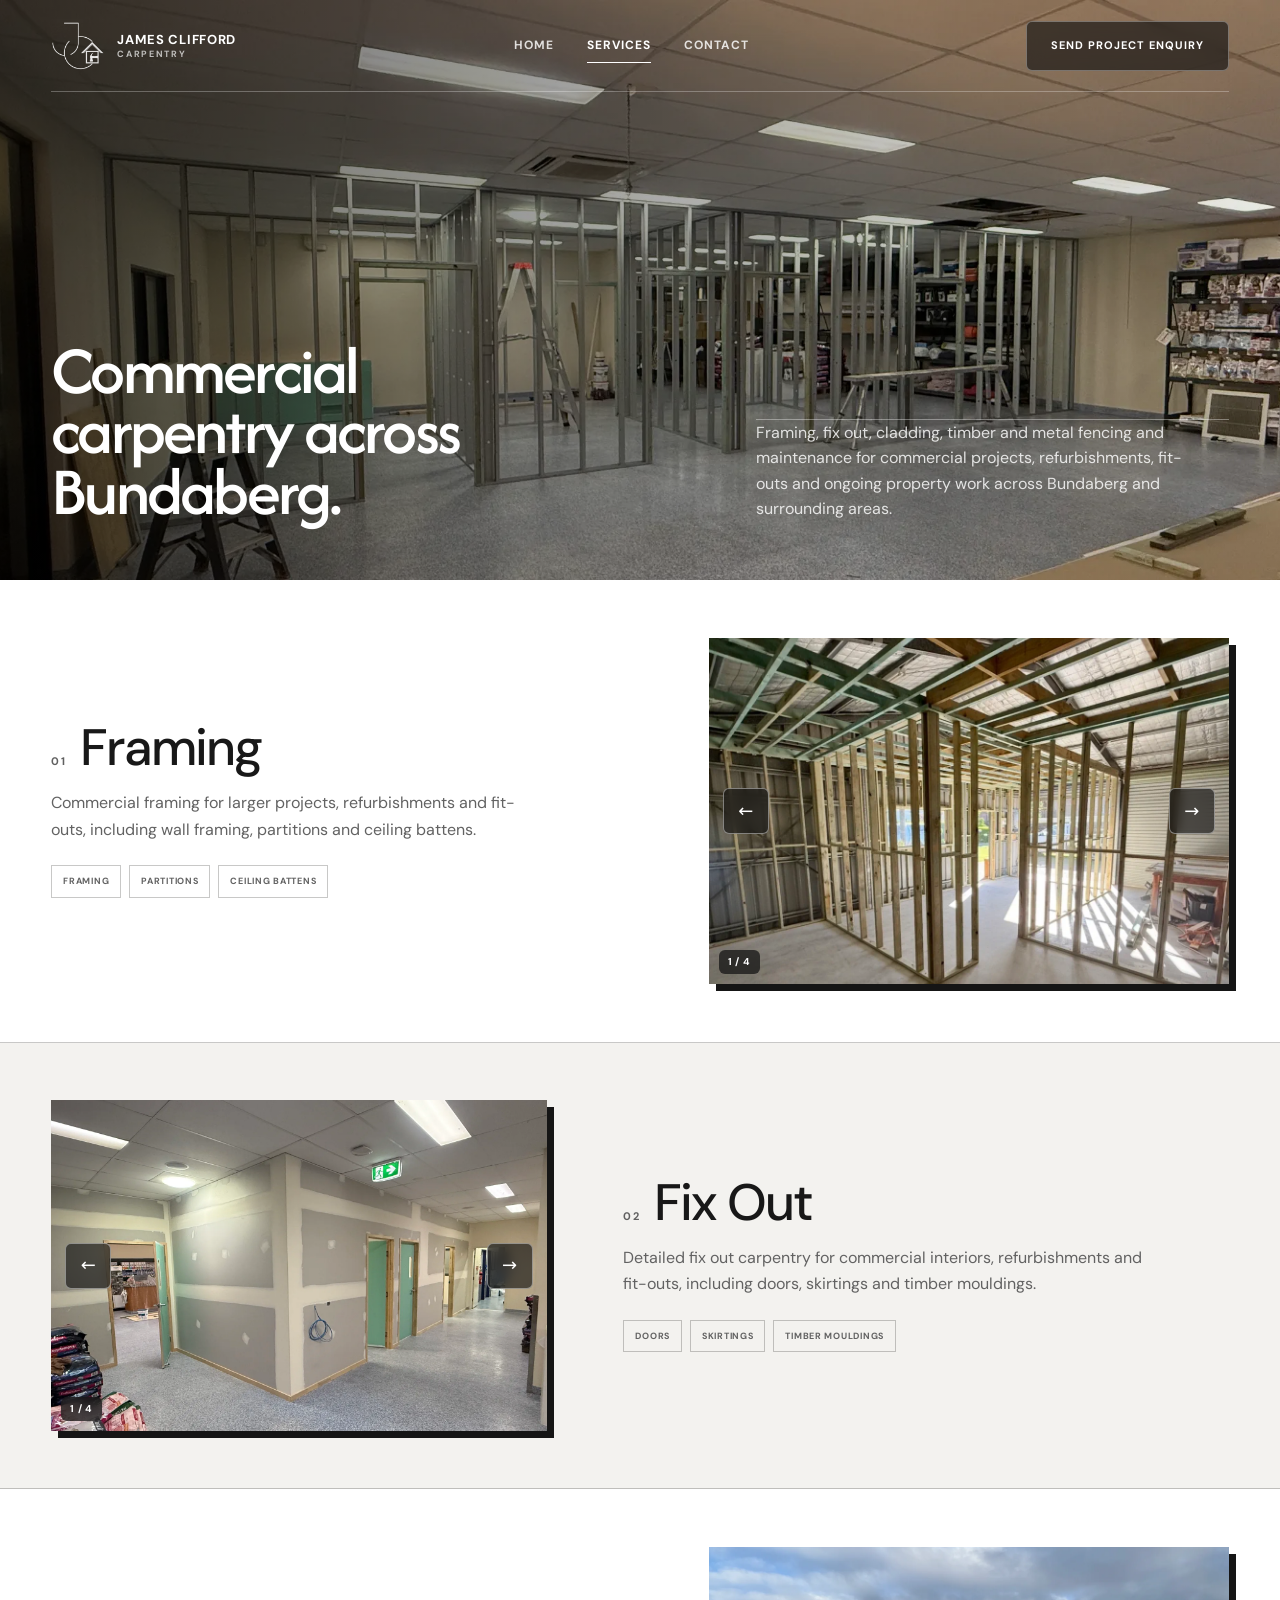
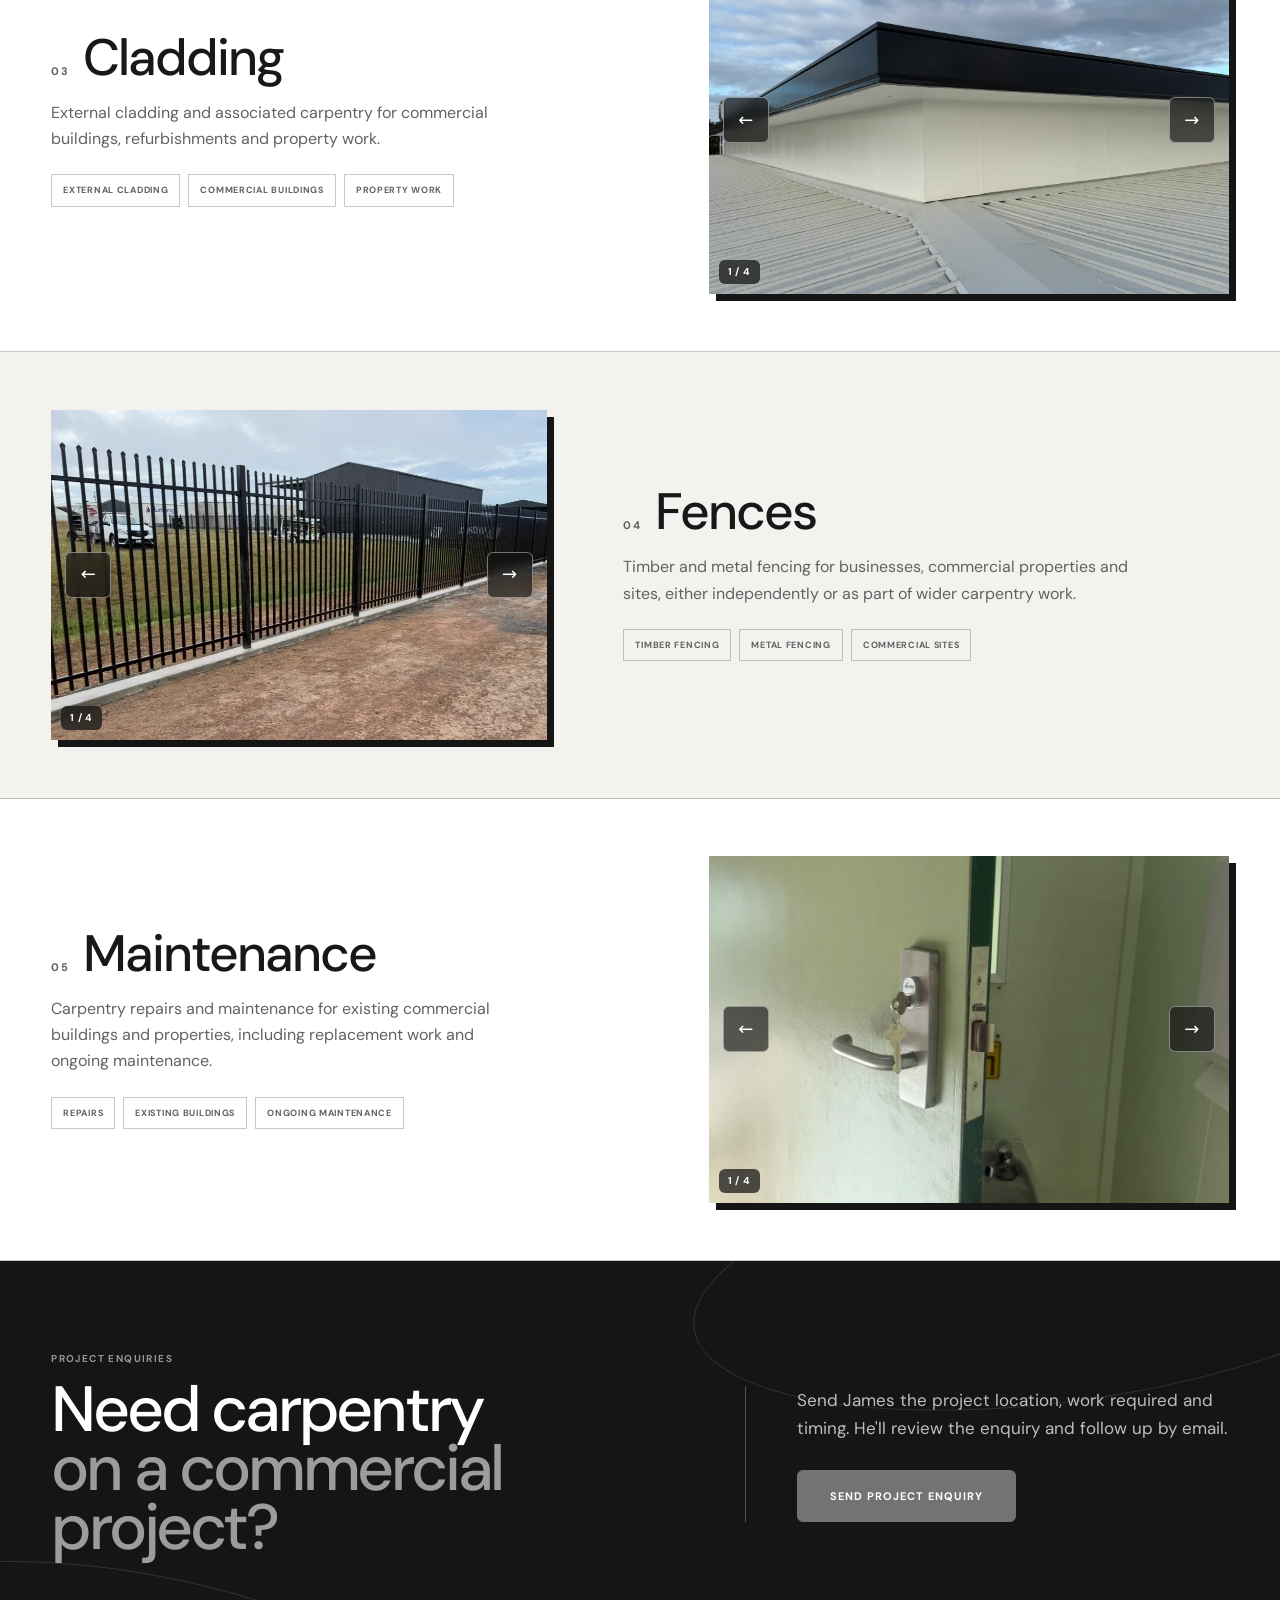
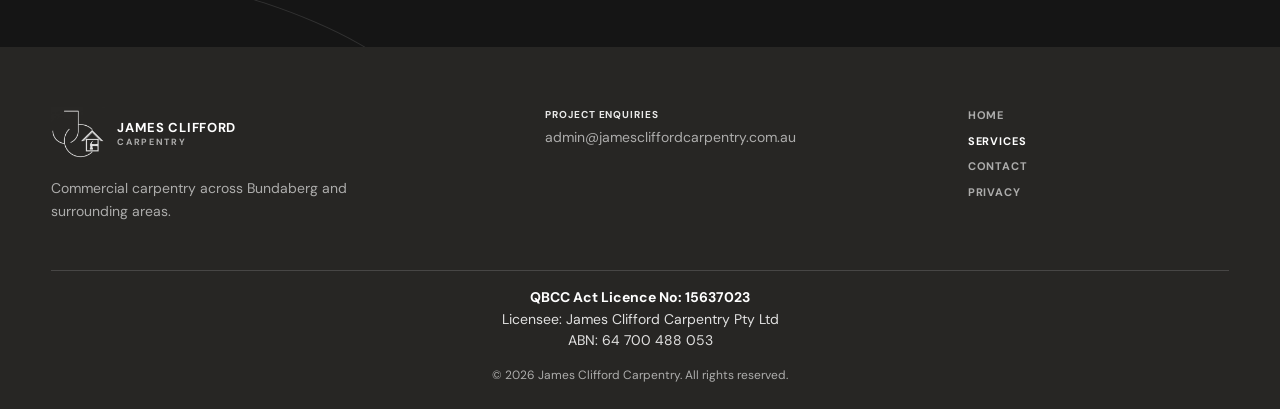
<file: services.html>
<!DOCTYPE html>
<html lang="en">
<head>
    <!-- Google tag (gtag.js) -->
    <script async src="https://www.googletagmanager.com/gtag/js?id=G-WPEJGJV46Z"></script>
    <script>
      window.dataLayer = window.dataLayer || [];
      function gtag(){dataLayer.push(arguments);}
      gtag('js', new Date());
    
      gtag('config', 'G-WPEJGJV46Z');
    </script>
    <!-- =========================
         PAGE METADATA
    ========================== -->
    <meta charset="UTF-8"/>
    <meta
        name="viewport"
        content="width=device-width, initial-scale=1.0"
    />
    <title>
        Commercial Carpentry Services Bundaberg | James Clifford Carpentry
    </title>
    <meta
        name="description"
        content="Commercial carpentry in Bundaberg for framing, fix out, cladding, timber and metal fencing, maintenance, refurbishments and commercial fit-outs."
    />
    <!-- =========================
         OPEN GRAPH
    ========================== -->
    <meta
        property="og:title"
        content="Commercial Carpentry Services | James Clifford Carpentry"
    />
    <meta
        property="og:description"
        content="Commercial carpentry services across Bundaberg and surrounding areas, including framing, fix out, cladding, timber and metal fencing and maintenance for commercial projects."
    />
    <meta
        property="og:image"
        content="https://jamescliffordcarpentry.com.au/images/og-image.jpg"
    />

    <meta
        property="og:url"
        content="https://jamescliffordcarpentry.com.au/services.html"
    />

    <meta
        property="og:type"
        content="website"
    />
    <meta
        property="og:image:width"
        content="1200"
    />
    
    <meta
        property="og:image:height"
        content="630"
    />
    
    <meta
        property="og:image:alt"
        content="James Clifford Carpentry commercial carpentry work in Bundaberg"
    />
    
    <meta
        name="twitter:card"
        content="summary_large_image"
    />
    
    <meta
        name="theme-color"
        content="#f3f2ef"
    />


    <!-- =========================
         CANONICAL
    ========================== -->

    <link
        rel="canonical"
        href="https://jamescliffordcarpentry.com.au/services.html"
    />


    <!-- =========================
         STYLES
    ========================== -->

    <link
        rel="preload"
        href="fonts/afacad-flux-latin-500-normal.woff2"
        as="font"
        type="font/woff2"
        crossorigin
    >
    <link
        rel="stylesheet"
        href="style.css"
    />


    <!-- =========================
         FAVICONS
    ========================== -->

    <link
        rel="icon"
        type="image/png"
        href="images/favicon.png"
    />

    <link
        rel="apple-touch-icon"
        sizes="180x180"
        href="images/apple-touch-icon.png"
    />


    <!-- =========================
         LOCAL BUSINESS SCHEMA
    ========================== -->

    <script type="application/ld+json">
    {
        "@context": "https://schema.org",
        "@type": "HomeAndConstructionBusiness",
        "name": "James Clifford Carpentry",
        "legalName": "James Clifford Carpentry Pty Ltd",
        "taxID": "64 700 488 053",
        "identifier": {
            "@type": "PropertyValue",
            "propertyID": "QBCC Act Licence No",
            "value": "15637023"
        },
        "@id": "https://jamescliffordcarpentry.com.au/#business",
        "image": "https://jamescliffordcarpentry.com.au/images/og-image.jpg",
        "logo": "https://jamescliffordcarpentry.com.au/images/logo-mark-grey.webp",
        "email": "admin@jamescliffordcarpentry.com.au",
        "telephone": "+61411313432",
        "areaServed": {
            "@type": "City",
            "name": "Bundaberg"
        },
        "address": {
            "@type": "PostalAddress",
            "addressLocality": "Bundaberg",
            "addressRegion": "QLD",
            "addressCountry": "AU"
        },
        "sameAs": [
            "https://www.facebook.com/people/James-Clifford-Carpentry/61583661757642/"
        ],
        "url": "https://jamescliffordcarpentry.com.au",
        "description": "Commercial carpentry across Bundaberg and surrounding areas, including framing, fix out, cladding, timber and metal fencing and commercial maintenance."
    }
    </script>
</head>
<body class="services-page-body">
    <!-- =====================================================
         HEADER / NAVIGATION
    ====================================================== -->
    <header class="site-header">
        <div class="header-inner">
            <a
                href="index.html"
                class="site-logo"
                aria-label="James Clifford Carpentry home"
            >
                <img
                    src="images/logo-mark-grey.webp"
                    class="site-logo-mark"
                    alt=""
                    width="380"
                    height="380"
                >
                <span class="site-logo-type">
                    <strong>James Clifford</strong>
                    <span>Carpentry</span>
                </span>
            </a>
            <!-- DESKTOP NAV -->

            <nav
                class="desktop-nav"
                aria-label="Primary navigation"
            >

                <a href="index.html">
                    Home
                </a>

                <a
                    href="services.html"
                    aria-current="page"
                >
                    Services
                </a>

                <a href="contact.html">
                    Contact
                </a>

            </nav>
            <!-- HEADER ACTIONS -->
            <a
                href="contact.html#project-enquiry"
                class="header-cta"
            >
                Send Project Enquiry
            </a>
            <!-- MOBILE MENU BUTTON -->
            <button
                class="menu-button"
                type="button"
                aria-label="Open navigation"
                aria-expanded="false"
                aria-controls="mobile-menu"
            >
                <span aria-hidden="true"></span>
                <span aria-hidden="true"></span>
                <span aria-hidden="true"></span>
            </button>
        </div>
        <!-- MOBILE NAV -->
        <nav
            id="mobile-menu"
            class="mobile-menu"
            aria-label="Mobile navigation"
        >
            <a href="index.html">
                Home
            </a>

            <a
                href="services.html"
                aria-current="page"
            >
                Services
            </a>

            <a href="contact.html">
                Contact
            </a>

        </nav>

    </header>



    <!-- =====================================================
         MAIN
    ====================================================== -->
    <main class="services-page">
        <!-- =================================================
             SERVICES HERO
        ================================================== -->
        <section class="services-page-hero">

            <div class="services-hero-stage">
        
                <!-- HERO IMAGE -->
                <figure class="services-hero-image">
        
                    <picture>
        
                        <source
                            media="(max-width: 720px)"
                            srcset="images/services-hero-mobile.webp"
                            width="900"
                            height="1200"
                        >
        
                        <img
                            src="images/services-hero.webp"
                            alt="Commercial carpentry work by James Clifford Carpentry in Bundaberg"
                            width="1920"
                            height="840"
                            fetchpriority="high"
                            decoding="async"
                        >
        
                    </picture>
                </figure>
                <!-- HERO COPY -->
                <div class="container services-page-hero-grid">
                    <div class="services-page-hero-heading">
                        <h1>
                            Commercial carpentry
                            <span>
                                across Bundaberg.
                            </span>
                        </h1>
                    </div>
                    <div class="services-page-hero-intro">
                        <p>
                            Framing, fix out, cladding, timber and metal fencing and maintenance
                            for commercial projects, refurbishments, fit-outs and
                            ongoing property work across Bundaberg and surrounding areas.
                        </p>
                    </div>
                </div>
            </div>
        
        </section>
        <!-- =================================================
             01 / FRAMING
        ================================================== -->
        <article
            id="framing"
            class="service-detail service-feature--gallery is-gallery-open"
            data-service-gallery
            data-gallery-always-open
        >
            <div class="container service-detail-grid">
        
                <div class="service-detail-main">
        
                    <h2>
                        <span
                            class="service-detail-number"
                            aria-hidden="true"
                        >
                            01
                        </span>
        
                        Framing
                    </h2>
        
                    <p>
                        Commercial framing for larger projects,
                        refurbishments and fit-outs, including wall
                        framing, partitions and ceiling battens.
                    </p>
        
                    <div
                        class="scope-items"
                        aria-label="Framing scope"
                    >
                        <span>Framing</span>
                        <span>Partitions</span>
                        <span>Ceiling battens</span>
                    </div>
        
                </div>
        
                <figure class="service-detail-image service-gallery">

                <div
                    id="services-framing-gallery-track"
                    class="service-gallery-track"
                    data-gallery-track
                    role="region"
                    aria-label="Framing project gallery"
                    tabindex="0"
                >

                    <figure class="service-gallery-slide">
                        <img
                            src="images/framing-gallery-01.webp"
                            alt="Indoor framing project by James Clifford Carpentry"
                            width="1084"
                            height="813"
                            loading="lazy"
                            decoding="async"
                        >
                    </figure>

                    <figure class="service-gallery-slide">
                        <img
                            src="images/framing-gallery-02.webp"
                            alt="Close-up of framing work"
                            width="1600"
                            height="1200"
                            loading="lazy"
                            decoding="async"
                        >
                    </figure>

                    <figure class="service-gallery-slide">
                        <img
                            src="images/framing-gallery-03.webp"
                            alt="Blue steel framing project"
                            width="1195"
                            height="897"
                            loading="lazy"
                            decoding="async"
                        >
                    </figure>

                    <figure class="service-gallery-slide">
                        <img
                            src="images/framing-gallery-04.webp"
                            alt="Framing project on permanent concrete floor"
                            width="1600"
                            height="1200"
                            loading="lazy"
                            decoding="async"
                        >
                    </figure>

                </div>

                <div
                    class="service-gallery-counter"
                    aria-live="polite"
                >
                    <span data-gallery-current>1</span>
                    /
                    <span data-gallery-total>4</span>
                </div>

                <button
                    type="button"
                    class="service-gallery-arrow service-gallery-arrow--prev"
                    data-gallery-prev
                    aria-label="Previous framing photo"
                >
                    ←
                </button>

                <button
                    type="button"
                    class="service-gallery-arrow service-gallery-arrow--next"
                    data-gallery-next
                    aria-label="Next framing photo"
                >
                    →
                </button>

            </figure>
        
            </div>
        </article>
        <!-- =================================================
             02 / FIX OUT
        ================================================== -->
        <article
            id="fix-out"
            class="service-detail service-feature--gallery is-gallery-open"
            data-service-gallery
            data-gallery-always-open
        >
            <div class="container service-detail-grid">
        
                <div class="service-detail-main">
        
                    <h2>
                        <span
                            class="service-detail-number"
                            aria-hidden="true"
                        >
                            02
                        </span>
        
                        Fix Out
                    </h2>
        
                    <p>
                        Detailed fix out carpentry for commercial interiors, refurbishments and fit-outs, including doors, skirtings and timber mouldings.
                    </p>
        
                    <div
                        class="scope-items"
                        aria-label="Fix out scope"
                    >
                        <span>Doors</span>
                        <span>Skirtings</span>
                        <span>Timber mouldings</span>
                    </div>
        
                </div>
        
                <figure class="service-detail-image service-gallery">

                <div
                    id="services-fix-out-gallery-track"
                    class="service-gallery-track"
                    data-gallery-track
                    role="region"
                    aria-label="Fix out project gallery"
                    tabindex="0"
                >

                    <figure class="service-gallery-slide">
                        <img
                            src="images/fix-out-gallery-01.webp"
                            alt="Plastering fix out project by James Clifford Carpentry"
                            width="1600"
                            height="1200"
                            loading="lazy"
                            decoding="async"
                        >
                    </figure>

                    <figure class="service-gallery-slide">
                        <img
                            src="images/fix-out-gallery-02.webp"
                            alt="Fix out project with trimming"
                            width="1600"
                            height="1200"
                            loading="lazy"
                            decoding="async"
                        >
                    </figure>

                    <figure class="service-gallery-slide">
                        <img
                            src="images/fix-out-gallery-03.webp"
                            alt="New door integrated with fix out project"
                            width="1600"
                            height="1200"
                            loading="lazy"
                            decoding="async"
                        >
                    </figure>

                    <figure class="service-gallery-slide">
                        <img
                            src="images/fix-out-gallery-04.webp"
                            alt="Internal double-glazed window"
                            width="1600"
                            height="1200"
                            loading="lazy"
                            decoding="async"
                        >
                    </figure>

                </div>

                <div
                    class="service-gallery-counter"
                    aria-live="polite"
                >
                    <span data-gallery-current>1</span>
                    /
                    <span data-gallery-total>4</span>
                </div>

                <button
                    type="button"
                    class="service-gallery-arrow service-gallery-arrow--prev"
                    data-gallery-prev
                    aria-label="Previous fix out photo"
                >
                    ←
                </button>

                <button
                    type="button"
                    class="service-gallery-arrow service-gallery-arrow--next"
                    data-gallery-next
                    aria-label="Next fix out photo"
                >
                    →
                </button>

            </figure>
            </div>
        </article>
        <!-- =================================================
             03 / CLADDING
        ================================================== -->
        <article
            id="cladding"
            class="service-detail service-feature--gallery is-gallery-open"
            data-service-gallery
            data-gallery-always-open
        >
            <div class="container service-detail-grid">
                <div class="service-detail-main">
                    <h2>
                        <span
                            class="service-detail-number"
                            aria-hidden="true"
                        >
                            03
                        </span>
                        Cladding
                    </h2>
                    <p>
                        External cladding and associated carpentry for commercial buildings, refurbishments and property work.
                    </p>
                    <div
                        class="scope-items"
                        aria-label="Cladding scope"
                    >
                        <span>External cladding</span>
                        <span>Commercial buildings</span>
                        <span>Property work</span>
                    </div>
                </div>
                <figure class="service-detail-image service-gallery">

                <div
                    id="services-cladding-gallery-track"
                    class="service-gallery-track"
                    data-gallery-track
                    role="region"
                    aria-label="Cladding project gallery"
                    tabindex="0"
                >

                    <figure class="service-gallery-slide">
                        <img
                            src="images/cladding-gallery-01.webp"
                            alt="Polished roof cladding"
                            width="1600"
                            height="1200"
                            loading="lazy"
                            decoding="async"
                        >
                    </figure>

                    <figure class="service-gallery-slide">
                        <img
                            src="images/cladding-gallery-02.webp"
                            alt="Back deck cladding"
                            width="1600"
                            height="1200"
                            loading="lazy"
                            decoding="async"
                        >
                    </figure>

                    <figure class="service-gallery-slide">
                        <img
                            src="images/cladding-gallery-03.webp"
                            alt="Cladding project on Bundaberg soil"
                            width="1600"
                            height="1200"
                            loading="lazy"
                            decoding="async"
                        >
                    </figure>

                    <figure class="service-gallery-slide">
                        <img
                            src="images/cladding-gallery-04.webp"
                            alt="Silver cladding project"
                            width="1600"
                            height="1200"
                            loading="lazy"
                            decoding="async"
                        >
                    </figure>

                </div>

                <div
                    class="service-gallery-counter"
                    aria-live="polite"
                >
                    <span data-gallery-current>1</span>
                    /
                    <span data-gallery-total>4</span>
                </div>

                <button
                    type="button"
                    class="service-gallery-arrow service-gallery-arrow--prev"
                    data-gallery-prev
                    aria-label="Previous cladding photo"
                >
                    ←
                </button>

                <button
                    type="button"
                    class="service-gallery-arrow service-gallery-arrow--next"
                    data-gallery-next
                    aria-label="Next cladding photo"
                >
                    →
                </button>

            </figure>
        
            </div>
        </article>
        <!-- =================================================
             04 / FENCES
        ================================================== -->
        <article
            id="fences"
            class="service-detail service-feature--gallery is-gallery-open"
            data-service-gallery
            data-gallery-always-open
        >
            <div class="container service-detail-grid">
                <div class="service-detail-main">
                    <h2>
                        <span
                            class="service-detail-number"
                            aria-hidden="true"
                        >
                            04
                        </span>
                        Fences
                    </h2>
                    <p>
                        Timber and metal fencing for businesses, commercial properties and sites,
                        either independently or as part of wider carpentry work.
                    </p>
                    <div
                        class="scope-items"
                        aria-label="Fencing scope"
                    >
                        <span>Timber fencing</span>
                        <span>Metal fencing</span>
                        <span>Commercial sites</span>
                    </div>
                </div>
                <figure class="service-detail-image service-gallery">

                <div
                    id="services-fences-gallery-track"
                    class="service-gallery-track"
                    data-gallery-track
                    role="region"
                    aria-label="Fencing project gallery"
                    tabindex="0"
                >

                    <figure class="service-gallery-slide">
                        <img
                            src="images/fencing-gallery-01.webp"
                            alt="Steel fencing project on external yard"
                            width="971"
                            height="727"
                            loading="lazy"
                            decoding="async"
                        >
                    </figure>

                    <figure class="service-gallery-slide">
                        <img
                            src="images/fencing-gallery-02.webp"
                            alt="Wooden fencing project in yard"
                            width="1024"
                            height="768"
                            loading="lazy"
                            decoding="async"
                        >
                    </figure>

                    <figure class="service-gallery-slide">
                        <img
                            src="images/fencing-gallery-03.webp"
                            alt="Beams for timber fencing project"
                            width="912"
                            height="684"
                            loading="lazy"
                            decoding="async"
                        >
                    </figure>

                    <figure class="service-gallery-slide">
                        <img
                            src="images/fencing-gallery-04.webp"
                            alt="Tennis court fencing project by James Clifford Carpentry"
                            width="1193"
                            height="895"
                            loading="lazy"
                            decoding="async"
                        >
                    </figure>

                </div>

                <div
                    class="service-gallery-counter"
                    aria-live="polite"
                >
                    <span data-gallery-current>1</span>
                    /
                    <span data-gallery-total>4</span>
                </div>

                <button
                    type="button"
                    class="service-gallery-arrow service-gallery-arrow--prev"
                    data-gallery-prev
                    aria-label="Previous fencing photo"
                >
                    ←
                </button>

                <button
                    type="button"
                    class="service-gallery-arrow service-gallery-arrow--next"
                    data-gallery-next
                    aria-label="Next fencing photo"
                >
                    →
                </button>

            </figure>
            </div>
        </article>
        <!-- =================================================
             05 / MAINTENANCE
        ================================================== -->
        <article
            id="maintenance"
            class="service-detail service-feature--gallery is-gallery-open"
            data-service-gallery
            data-gallery-always-open
        >
            <div class="container service-detail-grid">
        
                <div class="service-detail-main">
        
                    <h2>
                        <span
                            class="service-detail-number"
                            aria-hidden="true"
                        >
                            05
                        </span>
        
                        Maintenance
                    </h2>
        
                    <p>
                        Carpentry repairs and maintenance for existing commercial buildings and properties, including replacement work and ongoing maintenance.
                    </p>
        
                    <div
                        class="scope-items"
                        aria-label="Maintenance scope"
                    >
                        <span>Repairs</span>
                        <span>Existing buildings</span>
                        <span>Ongoing maintenance</span>
                    </div>
        
                </div>
        
                <figure class="service-detail-image service-gallery">

                <div
                    id="services-maintenance-gallery-track"
                    class="service-gallery-track"
                    data-gallery-track
                    role="region"
                    aria-label="Maintenance project gallery"
                    tabindex="0"
                >

                    <figure class="service-gallery-slide">
                        <img
                            src="images/maintenance-gallery-01.webp"
                            alt="Bathroom door commercial maintenance project"
                            width="1180"
                            height="885"
                            loading="lazy"
                            decoding="async"
                        >
                    </figure>

                    <figure class="service-gallery-slide">
                        <img
                            src="images/maintenance-gallery-02.webp"
                            alt="Yard gate commercial maintenance project"
                            width="1172"
                            height="879"
                            loading="lazy"
                            decoding="async"
                        >
                    </figure>

                    <figure class="service-gallery-slide">
                        <img
                            src="images/maintenance-gallery-03.webp"
                            alt="Jewellery store roof maintenance callout"
                            width="1158"
                            height="868"
                            loading="lazy"
                            decoding="async"
                        >
                    </figure>

                    <figure class="service-gallery-slide">
                        <img
                            src="images/maintenance-gallery-04.webp"
                            alt="External rear fence replacement"
                            width="1201"
                            height="901"
                            loading="lazy"
                            decoding="async"
                        >
                    </figure>

                </div>

                <div
                    class="service-gallery-counter"
                    aria-live="polite"
                >
                    <span data-gallery-current>1</span>
                    /
                    <span data-gallery-total>4</span>
                </div>

                <button
                    type="button"
                    class="service-gallery-arrow service-gallery-arrow--prev"
                    data-gallery-prev
                    aria-label="Previous maintenance photo"
                >
                    ←
                </button>

                <button
                    type="button"
                    class="service-gallery-arrow service-gallery-arrow--next"
                    data-gallery-next
                    aria-label="Next maintenance photo"
                >
                    →
                </button>

            </figure>
        
            </div>
        </article>

        <!-- =================================================
             CONTACT CTA
        ================================================== -->
        <section
            id="contact"
            class="contact contact-rail"
        >
            <div class="container contact-rail-inner">
        
                <div>
        
                    <span class="contact-rail-label">
                        Project enquiries
                    </span>
        
                    <h2>
                        Need carpentry
                        <span>on a commercial project?</span>
                    </h2>
                </div>
                <div class="contact-rail-details">
                    <p>
                        Send James the project location, work required and timing.
                        He'll review the enquiry and follow up by email.
                    </p>

                    <div class="contact-actions">
                        <a
                            href="contact.html#project-enquiry"
                            class="button button-primary"
                        >
                            Send Project Enquiry
                        </a>
                    </div>
                </div>
            </div>
        </section>
    </main>
    <!-- =====================================================
         FOOTER
    ====================================================== -->
    <footer class="site-footer">
        <div class="footer-inner">
            <!-- BRAND -->
            <div class="footer-brand">
                <a
                    href="index.html"
                    class="site-logo"
                    aria-label="James Clifford Carpentry home"
                >
                    <img
                        src="images/logo-mark-grey.webp"
                        class="site-logo-mark"
                        alt=""
                        width="380"
                        height="380"
                    >

                    <span class="site-logo-type">
                        <strong>James Clifford</strong>
                        <span>Carpentry</span>
                    </span>
                </a>
                <p>
                    Commercial carpentry across Bundaberg
                    and surrounding areas.
                </p>
            </div>
            <!-- CONTACT -->
            <div class="footer-contact">
                <p>
                    <strong>
                        Project enquiries
                    </strong>
                    <a href="mailto:admin@jamescliffordcarpentry.com.au?subject=Commercial%20Project%20Enquiry">
                        admin@jamescliffordcarpentry.com.au
                    </a>
                </p>
            </div>
            <!-- FOOTER NAV -->
            <nav
                class="footer-links"
                aria-label="Footer navigation"
            >
                <a href="index.html">
                    Home
                </a>
                <a
                    href="services.html"
                    aria-current="page"
                >
                    Services
                </a>
                <a href="contact.html">
                    Contact
                </a>
                <a href="privacy.html">
                    Privacy
                </a>
            </nav>
        </div>
        <div class="footer-bottom">
            <p class="footer-licence">
                <strong>QBCC Act Licence No: 15637023</strong>
                <br>
                Licensee: James Clifford Carpentry Pty Ltd
                <br>
                ABN: 64 700 488 053
            </p>
            <p class="copyright">
                © 2026 James Clifford Carpentry.
                All rights reserved.
            </p>
        </div>
    </footer>
    <!-- =====================================================
         JAVASCRIPT
    ====================================================== -->
    <script
        src="script.js"
        defer
    ></script>
</body>
</html>
</file>
<file: style.css>
/* ==========================
   10.10 - Design Tokens
========================== */

:root {
    /* Base palette */
--bg: #f3f2ef;
--surface: #ffffff;
--surface-2: #e4e2dd;
--text: #181818;
--text-muted: #626262;
--text-dim: #6a645e;
--footer-bg: #272624;

/* Brand */
--accent: #737373;
--accent-bright: #5f5f5f;
--accent-ink: #606060;
--dark: #151515;

/* Structural construction language */
--line: rgba(27, 26, 24, .14);
--line-strong: rgba(27, 26, 24, .24);
--beam: rgba(27, 26, 24, .38);
--beam-size: 2px;

/* Geometry */
--radius-sm: 0;

/* Layout */
--max-width: 1440px;

--page-padding:
    clamp(
        20px,
        4vw,
        72px
    );

--section-space:
    clamp(
        80px,
        8vw,
        128px
    );

/* 8-point spatial system */
--space-4: 4px;
--space-8: 8px;
--space-16: 16px;
--space-24: 24px;
--space-32: 32px;
--space-48: 48px;
--space-64: 64px;
--space-80: 80px;

/* Motion */
--ease: cubic-bezier(.22, 1, .36, 1);

/* Z-index architecture */
--z-base: 0;
--z-content: 1;
--z-overlay: 2;
--z-floating: 4;
--z-header: 200;
--z-menu: 400;

   /* Typography */
--font-body:
    "DM Sans",
    system-ui,
    -apple-system,
    BlinkMacSystemFont,
    "Segoe UI",
    Roboto,
    Helvetica,
    Arial,
    sans-serif;

--font-display:
    "Afacad Flux",
    Arial,
    sans-serif;
}

/* ==========================
   10.20 - Reset
========================== */

*,
*::before,
*::after {
    box-sizing: border-box;
    margin: 0;
    padding: 0;
}

html {
    color-scheme: light;
    scroll-padding-top: 100px;
    scroll-behavior: smooth;
}

body {
    background: var(--bg);
    color: var(--text);
    font-family: var(--font-body);
    line-height: 1.6;
    -webkit-font-smoothing: antialiased;
    -moz-osx-font-smoothing: grayscale;
    overflow-x: hidden;
}

ul,
ol {
    list-style: none;
}

img {
    display: block;
    max-width: 100%;
    height: auto;
}

a {
    color: inherit;
    text-decoration: none;
    transition:
        color .3s ease,
        background-color .3s ease,
        border-color .3s ease,
        transform .3s ease,
        opacity .3s ease;
}

a:hover {
    color: var(--accent-ink);
}

button {
    font: inherit;
}

button,
a {
    -webkit-tap-highlight-color: transparent;
}

a:focus-visible,
button:focus-visible,
input:focus-visible,
textarea:focus-visible,
select:focus-visible {
    outline: 2px solid var(--accent);
    outline-offset: 5px;
}

h1,
h2,
h3 {
    text-wrap: balance;
}

p {
    text-wrap: pretty;
}

/* ==========================
   10.30 - Fonts
========================== */

@font-face {
    font-display: swap;
    font-family: "DM Sans";
    font-style: normal;
    font-weight: 400;
    src: url("fonts/dm-sans-v17-latin-regular.woff2") format("woff2");
}

@font-face {
    font-display: swap;
    font-family: "DM Sans";
    font-style: normal;
    font-weight: 500;
    src: url("fonts/dm-sans-v17-latin-500.woff2") format("woff2");
}

@font-face {
    font-display: swap;
    font-family: "DM Sans";
    font-style: normal;
    font-weight: 700;
    src: url("fonts/dm-sans-v17-latin-700.woff2") format("woff2");
}

@font-face {
    font-family: "Afacad Flux";
    font-style: normal;
    font-weight: 500;
    font-display: swap;

    src:
        url("fonts/afacad-flux-latin-500-normal.woff2")
        format("woff2");
}

/* ==========================
   10.40 - Background Texture
========================== */

body::before {
    content: "";
    position: fixed;
    inset: 0;
    z-index: var(--z-base);
    pointer-events: none;
    opacity: .025;
    background-image:
        linear-gradient(
            90deg,
            rgba(0,0,0,.25) 1px,
            transparent 1px
        );
    background-size: 7px 100%;
}

body > * {
    position: relative;
    z-index: var(--z-content);
}

/* ==========================
   10.50 - Native UI
========================== */

input:not([type="checkbox"]):not([type="radio"]),
textarea,
select {
    width: 100%;
    background: var(--surface);
    color: var(--text);
    border: 1px solid var(--line-strong);
    border-radius: var(--radius-sm);
    padding: 12px 16px;
    font-family: inherit;
    font-size: 15px;
    appearance: none;
    -webkit-appearance: none;
}

input:focus-visible,
textarea:focus-visible,
select:focus-visible {
    border-color: var(--accent);
}

textarea {
    resize: vertical;
}

/* ==========================
   20.10 - Global Layout
========================== */

.container {
    width: min(
        calc(100% - (var(--page-padding) * 2)),
        var(--max-width)
    );
    margin-inline: auto;
}

.section {
    padding-block: var(--section-space);
}

/* ============================================
   20.20 - Structural section rails
============================================ */

.beam-section {
    position: relative;
    isolation: isolate;
}

.beam-section > * {
    position: relative;
    z-index: 1;
}

#services,
#reviews,
#project-enquiry,
#contact {
    scroll-margin-top: 100px;
}

/* ===============================
   20.30 - HEADER
=============================== */

.site-header {
    position: relative;
    width: 100%;
    z-index: var(--z-header);
    background: transparent;
    backdrop-filter: none;
    -webkit-backdrop-filter: none;
    border-bottom: 0;
}

.header-inner {
    width: min(
        calc(100% - (var(--page-padding) * 2)),
        var(--max-width)
    );
    min-height: 84px;
    margin-inline: auto;
    display: grid;
    grid-template-columns: auto minmax(0, 1fr) auto;
    align-items: center;
    column-gap: 48px;
}
/* ==========================
   20.31 - HEADER - Brand / Logo
========================== */

.site-logo {
    display: inline-flex;
    align-items: center;
    gap: 12px;
    width: fit-content;
    padding: 0;
    background: transparent;
    color: var(--text);
    font-family:
        "DM Sans",
        system-ui,
        sans-serif;
    line-height: 1;
    white-space: nowrap;
}

.site-logo:hover {
    background: transparent;
    color: var(--text);
    opacity: .78;
    transform: none;
}

.site-logo-mark {
    width: 54px;
    height: 54px;
    flex: 0 0 54px;
    object-fit: cover;
}

.site-logo-type {
    display: flex;
    flex-direction: column;
    gap: 4px;
    line-height: 1;
}

.site-logo-type strong {
    font-size: 13px;
    font-weight: 700;
    letter-spacing: .055em;
    text-transform: uppercase;
}

.site-logo-type > span {
    color: var(--text-muted);
    font-size: 9px;
    font-weight: 700;
    letter-spacing: .19em;
    text-transform: uppercase;
}

/* ==========================
   20.32 - HEADER - Desktop Nav
========================== */

.desktop-nav {
    min-width: 0;
    display: flex;
    align-items: center;
    justify-content: center;
    gap: clamp(20px, 2.6vw, 40px);
    white-space: nowrap;
}

.desktop-nav a {
    position: relative;
    color: var(--text);
    font-size: 12px;
    font-weight: 700;
    letter-spacing: .08em;
    text-transform: uppercase;
}

.desktop-nav a::after {
    content: "";
    position: absolute;
    left: 0;
    right: 0;
    bottom: -8px;
    height: 1px;
    background: var(--text);
    transform: scaleX(0);
    transform-origin: right;
    transition: transform .35s var(--ease);
}

.desktop-nav a:hover::after,
.desktop-nav a[aria-current="page"]::after {
    transform: scaleX(1);
    transform-origin: left;
}

.desktop-nav a[aria-current="page"] {
    color: var(--text);
}

/* ==========================
   20.33 - Header Actions
========================== */

.header-actions {
    display: flex;
    align-items: center;
    white-space: nowrap;
}

.header-cta {
    display: inline-flex;
    align-items: center;
    justify-content: center;
    min-height: 50px;
    padding: 0 24px;
    background: var(--text);
    color: #fff;
    font-size: 11px;
    font-weight: 700;
    letter-spacing: .09em;
    text-transform: uppercase;
}

.header-cta:hover {
    background: var(--accent);
    color: #fff;
    transform: translateY(-1px);
}


/* ==========================
   20.34 - HEADER - Menu Button
========================== */

.menu-button {
    display: none;
    appearance: none;
    width: 44px;
    height: 44px;
    border: 0;
    background: transparent;
    color: var(--text);
    cursor: pointer;
}

/* =========================================================
   20.40 - MOBILE MENU
========================================================= */

.mobile-menu {
    display: flex;
    flex-direction: column;
    position: absolute;
    top: 100%;
    left: 0;
    right: 0;
    z-index: var(--z-menu);
    background: rgba(241, 238, 232, .98);
    backdrop-filter: blur(18px);
    -webkit-backdrop-filter: blur(18px);
    border-top: 1px solid var(--line);
    max-height: 0;
    opacity: 0;
    visibility: hidden;
    overflow: hidden;
    pointer-events: none;
    transition:
        max-height .4s var(--ease),
        opacity .3s ease,
        visibility .3s ease;
}

.mobile-menu.open {
    max-height: 360px;
    opacity: 1;
    visibility: visible;
    pointer-events: auto;
}

.mobile-menu a {
    display: flex;
    align-items: center;
    min-height: 56px;
    padding-inline: 24px;
    border-bottom: 1px solid var(--line);
    color: var(--text-muted);
    font-size: 12px;
    font-weight: 700;
    letter-spacing: .08em;
    text-transform: uppercase;
}

.mobile-menu a:hover,
.mobile-menu a[aria-current="page"] {
    color: var(--text);
    padding-left: 29px;
}

.mobile-menu a:last-child {
    border-bottom: 0;
}

/* =========================================================
   20.50 INNER PAGE STRUCTURAL SYSTEM
========================================================= */

.services-page,
.contact-page {
    overflow: clip;
}

/* =========================================================
   30.10 - BUTTONS
========================================================= */

.button {
    display: inline-flex;
    align-items: center;
    justify-content: center;
    min-height: 52px;
    padding: 16px 32px;
    font-size: 11px;
    font-weight: 700;
    letter-spacing: .09em;
    text-transform: uppercase;
    border: 1px solid transparent;
    transition:
        background-color .3s ease,
        color .3s ease,
        border-color .3s ease,
        transform .3s ease;
}

.button-primary {
    background: var(--accent);
    border-color: var(--accent);
    color: #fff;
}

.button-primary:hover {
    background: var(--accent-bright);
    border-color: var(--accent-bright);
    color: #fff;
    transform: translateY(-2px);
}

.button-secondary {
    background: transparent;
    border-color: rgba(255,255,255,.4);
    color: #fff;
}

.button-secondary:hover {
    background: #fff;
    border-color: #fff;
    color: var(--text);
    transform: translateY(-2px);
}

.button:active,
.header-cta:active {
    transform: translateY(0) scale(.98);
}

/* Shared button geometry */

.button,
.header-cta {
    border-radius: 6px;
}

/* =========================================================
   30.20 - TEXT LINKS
========================================================= */

.text-link {
    display: inline-flex;
    align-items: center;
    gap: 8px;
    color: var(--text);
    font-size: 11px;
    font-weight: 700;
    letter-spacing: .09em;
    text-transform: uppercase;
}

.text-link span {
    color: var(--accent);
    font-size: 17px;
    line-height: 1;
    transition:
        transform .4s var(--ease),
        color .3s ease;
}

.text-link:hover {
    color: var(--text);
}

.text-link:hover span {
    color: var(--text);
    transform: translate(4px, -4px);
}

/* =========================================================
   30.30 - SECTION INTRO
========================================================= */

.section-intro {
    display: grid;
    grid-template-columns: 1.1fr .9fr;
    gap: 50px;
    align-items: end;
    margin-bottom: 52px;
}

.section-heading {
    max-width: 850px;
}

.section-heading h2 {
    position: relative;
    margin: 0;
    padding-bottom: 20px;
    font-family:
        "DM Sans",
        system-ui,
        sans-serif;
    font-size: clamp(45px, 5.7vw, 78px);
    line-height: .91;
    font-weight: 500;
    letter-spacing: -.05em;
}

.section-heading h2::after {
    content: "";
    position: absolute;
    left: 0;
    bottom: 0;
    width: 64px;
    height: var(--beam-size);
    background: var(--accent);
    border-radius:
        0
        999px
        999px
        0;
}

.section-heading h2 span {
    display: block;
    color: var(--text-muted);
}

.section-description {
    max-width: 520px;
    color: var(--text-muted);
    font-size: 16px;
}

.section-description p {
    margin: 0 0 24px;
    line-height: 1.7;
}

/* =========================================================
   30.40 SHARED CONTACT CTA
========================================================= */

.contact-rail {
    position: relative;
    isolation: isolate;
    overflow: hidden;
    padding:
        clamp(64px, 7vw, 94px)
        0;
    background: var(--dark);
    color: #fff;
    text-align: left;
}

.contact-rail::before,
.contact-rail::after {
    content: "";
    position: absolute;
    pointer-events: none;
    z-index: 0;
    border:
        1px solid
        rgba(255,255,255,.12);
    border-radius: 50%;
}

.contact-rail::before {
    width: 760px;
    height: 250px;
    top: -110px;
    right: -170px;
    transform: rotate(-8deg);
}

.contact-rail::after {
    width: 620px;
    height: 220px;
    bottom: -145px;
    left: -180px;
    transform: rotate(10deg);
}

.contact-rail-inner {
    position: relative;
    z-index: 1;
    display: grid;
    grid-template-columns:
        minmax(0, 1.1fr)
        minmax(320px, .9fr);
    gap:
        clamp(50px, 8vw, 110px);
    align-items: center;
}

.contact-rail-label {
    display: block;
    margin-bottom: 14px;
    color: rgba(255,255,255,.55);
    font-size: 10px;
    font-weight: 700;
    letter-spacing: .14em;
    text-transform: uppercase;
}

.contact-rail h2 {
    max-width: 700px;
    margin: 0;
    color: #fff;
    font-family:
        "DM Sans",
        system-ui,
        sans-serif;
    font-size:
        clamp(46px, 5vw, 72px);
    font-weight: 500;
    line-height: .92;
    letter-spacing: -.05em;
}

.contact-rail h2 span {
    display: block;
    color:
        rgba(255,255,255,.58);
}

.contact-rail-details {
    padding-left:
        clamp(28px, 4vw, 54px);
    border-left:
        1px solid
        rgba(255,255,255,.26);
}

.contact-rail-details > p {
    max-width: 520px;
    margin:
        0
        0
        28px;
    color: rgba(255,255,255,.72);
    font-size: 17px;
    line-height: 1.65;
}

.contact-rail .contact-actions {
    justify-content: flex-start;
}

/* =========================================================
   40.10 - HOME HERO
========================================================= */

.hero {
    position: relative;
    padding:
        clamp(24px, 3vw, 48px)
        var(--page-padding)
        clamp(40px, 6vw, 80px);
    background: var(--bg);
    overflow: hidden;
}

.hero-frame {
   position: relative;
   width: min(100%, 1500px);
   height: min(78vh, 760px);
   min-height: 560px;
   margin-inline: auto;
   overflow: hidden;
   background: var(--surface-2);
}

.hero-image {
    width: 100%;
    height: 100%;
    object-fit: cover;
    object-position: center;
    transform: scale(1.001);
}

.hero-picture {
    display: block;
    width: 100%;
    height: 100%;
}

.hero-overlay {
    position: absolute;
    inset: 0;
    z-index: var(--z-overlay);
    background:
        linear-gradient(
            90deg,
            rgba(0,0,0,.60) 0%,
            rgba(0,0,0,.32) 42%,
            rgba(0,0,0,.08) 100%
        );
    pointer-events: none;
}

.hero-content {
   position: absolute;
   left:
     max(
         var(--page-padding),
         calc((100vw - var(--max-width)) / 2)
     );
   bottom: clamp(65px, 9vh, 105px);
   width: min(780px, calc(100% - 40px));
   color: #fff;
   padding-left: 24px;
   z-index: var(--z-floating);
}

.hero h1 {
    max-width: 11.4ch;
    margin:
        0
        0
        22px;
    font-family: var(--font-display);
    font-size:
        clamp(72px, 6.4vw, 102px);
   font-weight: 500; 
   line-height: .88;
   letter-spacing: -.04em;
}

.hero h1 span {
    display: block;
    color: inherit;
}

.hero-text {
    max-width: 580px;
    margin:
        0
        0
        28px;
    color:
        rgba(255,255,255,.86);
    font-size: 17px;
    line-height: 1.55;
}

.hero-actions {
    display: flex;
    align-items: center;
    gap: 12px;
    flex-wrap: wrap;
}

/* =========================================================
   40.20 - HOME - SERVICES
========================================================= */

.service-number {
    display: none;
}

.services {
    background: var(--bg);
}

.service-feature {
   position: relative;
   display: grid;
   grid-template-columns: 1fr 1fr;
   min-height: 500px;
   margin-bottom: 0;
   background: var(--surface);
   border:
   1px solid var(--line-strong);
   border-top:
       var(--beam-size)
       solid
       var(--beam);
   border-bottom: 0;
       overflow: hidden;
       transition:
           border-color .3s ease;
}

.service-feature:last-child {
    border-bottom:
        1px solid
        var(--line);
}

.service-image {
    position: relative;
    min-height: 500px;
    overflow: hidden;
    background: var(--surface-2);
}

.service-image img {
    width: 100%;
    height: 100%;
    object-fit: cover;
    transition:
        transform .9s var(--ease);
}

.service-content {
    position: relative;
    border-left:
        var(--beam-size)
        solid
        var(--beam);
    display: flex;
    flex-direction: column;
    justify-content: center;
    padding:
        clamp(40px, 6vw, 85px)
        clamp(30px, 5vw, 70px);
}

.service-content h3 {
    margin: 0 0 20px;
    font-family:
        "DM Sans",
        system-ui,
        sans-serif;
    font-size: clamp(40px, 4.5vw, 66px);
    line-height: .9;
    font-weight: 500;
    letter-spacing: -.045em;
}

.service-content p {
    max-width: 530px;
    margin: 0 0 25px;
    color: var(--text-muted);
    font-size: 16px;
    line-height: 1.7;
}

.service-feature:nth-of-type(even) .service-image {
    order: 2;
}

.service-feature:nth-of-type(even) .service-content {
    order: 1;
    border-left: 0;
    border-right:
       var(--beam-size)
       solid
       var(--beam);
}

/* =========================================================
   40.30 - HOME - TESTIMONIAL GALLERY
========================================================= */

.home-page
.reviews-gallery
> .service-gallery-counter {
    display: none;
}

.reviews-section {
    position: relative;
    padding-block:
        var(--space-24);
    background:
        var(--surface-2);
    border-top:
        1px solid
        var(--line);
    border-bottom:
        1px solid
        var(--line);
    overflow: hidden;
}

/* ==========================
   Main structure
========================== */

.reviews-layout {
    display: grid;
    grid-template-columns:
        336px
        minmax(0, 1fr);
    align-items: stretch;
    background:
        var(--surface);
    border-top:
        var(--beam-size)
        solid
        var(--beam);
    border-bottom:
        1px solid
        var(--line-strong);
    overflow: hidden;
}

/* =========================
   Fixed trust panel
========================== */

.reviews-overview {
    position: relative;
    z-index: 2;
    display: flex;
    flex-direction: column;
    justify-content: space-between;
    padding:
        20px;
    background:
        var(--surface);
    border-right:
        1px solid
        var(--line-strong);
}

.reviews-overview h2 {
    margin: 0;
    font-family:
        "DM Sans",
        system-ui,
        sans-serif;
    font-size: 40px;
    font-weight: 500;
    line-height: .94;
    letter-spacing: -.05em;
}

.reviews-overview h2 span {
    display: block;
    color:
        var(--text-muted);
}

/* ==========================
   James profile
========================== */

.reviews-profile {
    display: grid;
    grid-template-columns:
        72px
        minmax(0, 1fr);
    gap:
        var(--space-16);
    align-items: center;
    margin-top:
        var(--space-16);
    padding-top:
        var(--space-16);
    border-top:
        1px solid
        var(--line-strong);
}

.reviews-profile img {
    width: 72px;
    height: 88px;
    object-fit: cover;
}

.reviews-profile-copy {
    min-width: 0;
}

.reviews-profile-copy strong,
.reviews-profile-copy > span {
    display: block;
}

.reviews-profile-copy strong {
    margin-bottom:
        var(--space-4);
    font-size: 15px;
    font-weight: 700;
}

.reviews-profile-copy > span {
    margin-bottom:
        var(--space-8);
    color:
        var(--accent-ink);
    font-size: 9px;
    font-weight: 700;
    line-height: 1.4;
    letter-spacing: .08em;
    text-transform: uppercase;
}

.reviews-profile-copy p {
    margin: 0;
    color:
        var(--text-muted);
    font-size: 12px;
    line-height: 1.5;
}

/* ==========================
   Manual review gallery
========================== */

.reviews-gallery {
    position: relative;
    isolation: isolate;
    min-width: 0;
    display: flex;
    overflow: hidden;
    background:
        var(--surface);
}

.reviews-gallery-track {
    flex:
        1
        1
        auto;
    display: flex;
    align-items: stretch;
    width: 100%;
    overflow-x: auto;
    overflow-y: hidden;
    scroll-snap-type:
        x mandatory;
    scroll-behavior: smooth;
    overscroll-behavior-inline:
        contain;
    scrollbar-width: none;
}

.reviews-gallery-track::-webkit-scrollbar {
    display: none;
}

/* ==========================
   Review slides
========================== */

.review-gallery-slide {
    flex:
        0
        0
        100%;

    width: 100%;
    min-width: 100%;
    display: flex;
    flex-direction: column;
    padding:
        20px
        clamp(60px, 5.5vw, 80px)
        20px;
    background:
        var(--surface);
    scroll-snap-align: start;
    scroll-snap-stop: always;
    position: relative;
}

/* ==========================
   Source / stars
========================== */

.review-gallery-top {
    display: flex;
    align-items: center;
    justify-content: space-between;
    gap:
        var(--space-24);
    margin-bottom:
        12px;
}

.review-gallery-source {
    color:
        var(--accent-ink);
    font-size: 9px;
    font-weight: 700;
    letter-spacing: .12em;
    text-transform: uppercase;
}

.review-gallery-stars {
    flex-shrink: 0;
    color:
        var(--accent-ink);
    font-size: 13px;
    letter-spacing: .05em;
}

/* ==========================
   Review body
========================== */

.review-gallery-body {
    min-width: 0;
}

.review-gallery-body--photos {
    display: grid;
    grid-template-columns:
        minmax(0, 1fr)
        clamp(196px, 27%, 240px);
    gap:
        clamp(20px, 2.4vw, 28px);
    align-items: start;
}

.review-gallery-body--photos
> blockquote {
    grid-column: 1;
    grid-row: 1;

    min-width: 0;
}

.review-gallery-body--photos
> .review-photo-module {
    grid-column: 2;
    grid-row: 1;

    min-width: 0;
}

/* ==========================
   Quote
========================== */

.review-gallery-slide blockquote {
    max-width: 64ch;
    margin:
        0
        0
        12px;
    color:
        var(--text);
    font-size: 15px;
    font-weight: 500;
    line-height: 1.58;
    text-wrap: pretty;
}

.review-gallery-slide blockquote p {
    margin: 0;
}

.review-gallery-slide blockquote p + p {
    margin-top: 10px;
}

/* ==========================
   Attribution
========================== */

.review-gallery-footer {
    display: flex;
    align-items: center;
    justify-content: space-between;
    gap:
        var(--space-24);
    margin-top: auto;
    padding-top:
        12px;
    border-top:
        1px solid
        var(--line);
}

.review-gallery-footer strong {
    font-size: 13px;
    font-weight: 700;
}

.review-gallery-link {
    display: inline-flex;
    align-items: center;
    gap: 6px;
    color:
        var(--accent-ink);
    font-size: 9px;
    font-weight: 700;
    line-height: 1.4;
    letter-spacing: .08em;
    text-transform: uppercase;
}

.review-gallery-link:hover {
    color:
        var(--text);
}

.review-gallery-link span {
    font-size: 13px;
    line-height: 1;
}

/* ==========================
   Expandable review copy
========================== */

.review-text-details {
    margin-top:
        10px;
}

.review-text-details summary {
    width: fit-content;
    display: inline-flex;
    align-items: center;
    gap: 8px;
    list-style: none;
    color:
        var(--accent-ink);
    font-size: 10px;
    font-weight: 700;
    line-height: 1;
    letter-spacing: .09em;
    text-transform: uppercase;
    cursor: pointer;
    user-select: none;
}

.review-text-details summary::-webkit-details-marker {
    display: none;
}

.review-text-details summary:hover {
    color:
        var(--text);
}

.review-text-label--open {
    display: none;
}

.review-text-details[open]
.review-text-label--closed {
    display: none;
}

.review-text-details[open]
.review-text-label--open {
    display: inline;
}

.review-text-details-icon {
    display: inline-block;

    font-size: 17px;
    font-weight: 400;
    line-height: 1;

    transition:
        transform .2s
        var(--ease);
}

.review-text-details[open]
.review-text-details-icon {
    transform:
        rotate(45deg);
}

.review-text-more {
    margin-top: 0;
}

.review-text-details[open] {
    display: flex;
    flex-direction: column;
}

.review-text-details[open]
.review-text-more {
    order: 1;
}

.review-text-details[open]
summary {
    order: 2;
    margin-top:
        12px;
}

/* ==========================
   Review project photo viewer
========================== */

.review-photo-module {
    min-width: 0;
    width: 100%;
}

/* Compact teaser */

.review-photo-open {
    position: relative;
    display: block;
    width: 100%;
    aspect-ratio: 3 / 2;
    padding: 0;
    overflow: hidden;
    border:
        1px solid
        var(--line-strong);
    background:
        var(--surface-2);
    cursor: pointer;
}

.review-photo-teaser-image {
    width: 100%;
    height: 100%;
    object-fit: cover;
    transition:
        transform .5s
        var(--ease);
}

.review-photo-teaser-counter {
    position: absolute;
    left: 6px;
    bottom: 6px;
    padding:
        5px
        7px;
    border-radius: 5px;
    background:
        rgba(18, 18, 18, .74);
    color: #fff;
    font-size: 8px;
    font-weight: 700;
    line-height: 1;
    letter-spacing: .06em;
}

.review-photo-teaser-expand {
    position: absolute;
    top: 6px;
    right: 6px;
    display: grid;
    place-items: center;
    width: 30px;
    height: 30px;
    border:
        1px solid
        rgba(255, 255, 255, .48);
    border-radius: 5px;
    background:
        rgba(18, 18, 18, .72);
    color: #fff;
    font-size: 17px;
    line-height: 1;
}

/* Expanded photo mode */

.review-photo-module.is-photo-open {
    grid-column:
        1 / -1;
    grid-row: 2;
    width: 100%;
    margin-top:
        var(--space-16);
}

/* Expanded review-photo composition */

.review-gallery-body--photos:has(
    .review-photo-module.is-photo-open
) {
    grid-template-columns:
        minmax(0, 1fr);
}

.review-gallery-body--photos:has(
    .review-photo-module.is-photo-open
)
> blockquote {
    grid-column:
        1 / -1;
    width: 100%;
    max-width: none;
}

.review-photo-module.is-photo-open
.review-photo-open {
    display: none;
}


.review-photo-viewer {
    position: relative;
    width: 100%;
    aspect-ratio:
        4 / 3;
    overflow: hidden;
    border:
        1px solid
        var(--line-strong);
    background:
        var(--surface-2);
}

.review-photo-viewer-track {
    position: absolute;
    inset: 0;
}

.review-photo-slide {
    position: absolute;
    inset: 0;
    opacity: 0;
    visibility: hidden;
    transition:
        opacity .24s ease,
        visibility .24s ease;
}

.review-photo-slide.is-active {
    opacity: 1;
    visibility: visible;
}

.review-photo-slide img {
    width: 100%;
    height: 100%;
    object-fit: contain;
    background:
        var(--surface-2);
    pointer-events: none;
    user-select: none;
    -webkit-user-drag: none;
}


/* Compact controls inside photo viewer */

.home-page
.review-photo-viewer
.service-gallery-arrow {
    width: 38px;
    height: 38px;
    z-index: 3;
    opacity: 1;
    visibility: visible;
    pointer-events: auto;
}

.home-page
.review-photo-viewer
.service-gallery-arrow--prev {
    left: 10px;
}

.home-page
.review-photo-viewer
.service-gallery-arrow--next {
    right: 10px;
}

.home-page
.review-photo-viewer
.review-photo-close {
    width: 40px;
    height: 40px;

    z-index: 3;

    font-size: 20px;
}

.review-photo-viewer
.service-gallery-counter {
    z-index: 3;
}

/* ==========================
   Shared gallery controls
========================== */

/*
   Reuses the service gallery arrow and
   counter styling.

   JS adds .is-gallery-open because this
   gallery is permanently active.
*/

.home-page
.reviews-gallery.is-gallery-open
.service-gallery-arrow {
    opacity: 1;
    visibility: visible;
    pointer-events: auto;
}

/* Keep testimonial navigation clear
   of review content / project photos */

.home-page
.reviews-gallery
> .service-gallery-arrow--next {
    right: 24px;
    width: 40px;
    height: 40px;
}

/* =========================================================
   50.10 - SERVICES — HERO
========================================================= */

.services-page-hero {
    padding: 0;
    background: var(--bg);
    border-bottom: 0;
}

/* ==========================
   Image / content stage
========================== */
.services-hero-stage {
    position: relative;
    height:
        clamp(480px, 55vw, 580px);
    overflow: hidden;
    background: var(--dark);
}
/* ==========================
   Background image
========================== */
.services-hero-image {
    position: absolute;
    inset: 0;
    width: 100%;
    height: 100%;
    margin: 0;
    aspect-ratio: auto;
    border: 0;
}

.services-hero-image picture,
.services-hero-image img {
    display: block;
    width: 100%;
    height: 100%;
}

.services-hero-image img {
    object-fit: cover;

    object-position: center;
}

/* ==========================
   Image overlay
========================== */

.services-hero-image::after {
    content: "";
    position: absolute;
    inset: 0;
    background:
        linear-gradient(
            90deg,
            rgba(0, 0, 0, .62) 0%,
            rgba(0, 0, 0, .34) 50%,
            rgba(0, 0, 0, .08) 100%
        );
    pointer-events: none;
}

/* ==========================
   Hero copy over image
========================== */

.services-page-hero-grid {
    position: relative;
    z-index: 2;
    display: grid;
    grid-template-columns:
        minmax(0, 1.12fr)
        minmax(300px, .88fr);
    gap:
        clamp(40px, 8vw, 120px);
    height: 100%;
    align-items: end;
    padding-bottom:
        clamp(38px, 5vw, 58px);
    color: #fff;
}

.services-page-hero-heading h1 {
    max-width: 14ch;
    color: #fff;
    font-family: var(--font-display);
    font-size:
        clamp(62px, 5.4vw, 86px);
    font-weight: 500;
    line-height: .88;
    letter-spacing: -.04em;
}

.services-page-hero-heading h1 span {
    color: inherit;
}

.services-page-hero-intro {
    border-top:
        1px solid
        rgba(255, 255, 255, .36);
}

.services-page-hero-intro > p {
    color:
        rgba(255, 255, 255, .82);
    font-size: 16px;
    line-height: 1.6;
}

/* =========================================================
   50.20 - SHARED SERVICE GALLERIES
========================================================= */

:is(.home-page, .services-page-body) .service-feature--gallery {
    transition:
        grid-template-columns .22s var(--ease),
        min-height .22s var(--ease);
}

/* ==========================
   Gallery media
========================== */

:is(.home-page, .services-page-body) .service-gallery {
    position: relative;
    isolation: isolate;
}

:is(.home-page, .services-page-body) .service-gallery-track {
    display: flex;
    width: 100%;
    height: 100%;
    overflow: hidden;
    scrollbar-width: none;
}

:is(.home-page, .services-page-body) .service-gallery-track::-webkit-scrollbar {
    display: none;
}

:is(.home-page, .services-page-body) .service-gallery-slide {
    flex: 0 0 100%;
    width: 100%;
    min-width: 100%;
    height: 100%;
    margin: 0;
    background: var(--dark);
    scroll-snap-align: start;
    scroll-snap-stop: always;
}

:is(.home-page, .services-page-body) .service-gallery-slide img {
    display: block;
    width: 100%;
    height: 100%;
    object-fit: cover;
    pointer-events: none;
    user-select: none;
}

/* ==========================
   Counter
========================== */

:is(.home-page, .services-page-body) .service-gallery-counter {
    position: absolute;
    left: 10px;
    bottom: 10px;
    z-index: 4;
    padding: 7px 9px;
    border-radius: 6px;
    background: rgba(18, 18, 18, .72);
    color: #fff;
    font-size: 10px;
    font-weight: 700;
    line-height: 1;
    letter-spacing: .08em;
    backdrop-filter: blur(6px);
    -webkit-backdrop-filter: blur(6px);
}

/* ==========================
   Expand / collapse
========================== */

:is(.home-page, .services-page-body) .service-gallery-expand {
    position: absolute;
    top: 10px;
    right: 10px;
    z-index: 5;
    display: grid;
    place-items: center;
    width: 44px;
    height: 44px;
    padding: 0;
    border: 1px solid rgba(255, 255, 255, .42);
    border-radius: 6px;
    background: rgba(18, 18, 18, .65);
    color: #fff;
    font-size: 23px;
    font-weight: 400;
    line-height: 1;
    cursor: pointer;
    backdrop-filter: blur(6px);
    -webkit-backdrop-filter: blur(6px);
    transition:
        transform .18s ease,
        background-color .18s ease,
        border-color .18s ease;
}

:is(.home-page, .services-page-body) .service-gallery-expand:hover {
    background: rgba(18, 18, 18, .88);
    border-color: rgba(255, 255, 255, .7);
}

:is(.home-page, .services-page-body) .service-gallery-expand:active {
    transform: scale(.95);
}

:is(.home-page, .services-page-body)
.service-feature--gallery.is-gallery-open
.service-gallery-expand {
    transform: rotate(45deg);
}

/* ==========================
   Previous / next
========================== */

:is(.home-page, .services-page-body) .service-gallery-arrow {
    position: absolute;
    top: 50%;
    z-index: 5;
    display: grid;
    place-items: center;
    width: 46px;
    height: 46px;
    padding: 0;
    border: 1px solid rgba(255, 255, 255, .42);
    border-radius: 6px;
    background: rgba(18, 18, 18, .64);
    color: #fff;
    font-size: 18px;
    opacity: 0;
    visibility: hidden;
    pointer-events: none;
    cursor: pointer;
    transform: translateY(-50%);
    backdrop-filter: blur(6px);
    -webkit-backdrop-filter: blur(6px);
    transition:
        opacity .18s ease,
        background-color .18s ease,
        border-color .18s ease;
}

:is(.home-page, .services-page-body) .service-gallery-arrow--prev {
    left: 14px;
}

:is(.home-page, .services-page-body) .service-gallery-arrow--next {
    right: 14px;
}

:is(.home-page, .services-page-body)
.service-feature--gallery.is-gallery-open
.service-gallery-arrow {
    opacity: 1;
    visibility: visible;
    pointer-events: auto;
}

:is(.home-page, .services-page-body)
.service-gallery-arrow:hover:not(:disabled) {
    background: rgba(18, 18, 18, .9);
    border-color: rgba(255, 255, 255, .72);
}

:is(.home-page, .services-page-body) .service-gallery-arrow:disabled {
    opacity: .25;
    cursor: default;
    pointer-events: none;
}

/* ==========================
   Explore toggle
========================== */

:is(.home-page, .services-page-body) .service-gallery-toggle-icon {
    transition:
        transform .2s var(--ease);
}

:is(.home-page, .services-page-body)
.service-gallery-toggle.text-link:hover
.service-gallery-toggle-icon {
    transform: none;
}

:is(.home-page, .services-page-body)
.service-feature--gallery.is-gallery-open
.service-gallery-toggle-icon,
:is(.home-page, .services-page-body)
.service-feature--gallery.is-gallery-open
.service-gallery-toggle.text-link:hover
.service-gallery-toggle-icon {
    transform: rotate(45deg);
}

/* ==========================
   Swipe enabled only when open
========================== */

:is(.home-page, .services-page-body)
.service-feature--gallery.is-gallery-open
.service-gallery-track {
    overflow-x: auto;
    overflow-y: hidden;
    scroll-snap-type: x mandatory;
    scroll-behavior: smooth;
    overscroll-behavior-inline: contain;
}

/* Existing service hover zoom must
   not fight the carousel */

:is(.home-page, .services-page-body)
.service-feature--gallery.is-gallery-open:hover
.service-gallery-slide img {
    transform: none;
}

/* =========================================================
   50.30 - SERVICE - DETAILS
========================================================= */

.service-detail {
    padding-block:
        clamp(42px, 4.5vw, 60px);
    border-bottom:
        1px solid
        var(--line-strong);
    background: var(--surface);
}

/* Alternate section tone */

.service-detail:nth-of-type(even) {
    background: var(--bg);
}

/* Main layout */

.service-detail-grid {
    display: grid;
    grid-template-columns:
        minmax(280px, .9fr)
        minmax(340px, 1.1fr);
    gap:
        clamp(40px, 6vw, 84px);
    align-items: center;
}

/* =================================
   Copy
================================= */

.service-detail-main {
    grid-column: 1;
    grid-row: 1;
    max-width: 560px;
}

.service-detail-main h2 {
    display: flex;
    align-items: baseline;
    gap: 14px;
    margin:
        0
        0
        18px;
    font-family:
        "DM Sans",
        system-ui,
        sans-serif;
    font-size:
        clamp(40px, 4vw, 56px);
    font-weight: 500;
    line-height: .94;
    letter-spacing: -.04em;
}

.service-detail-number {
    color: var(--accent-ink);
    font-family:
        "DM Sans",
        system-ui,
        sans-serif;
    font-size: 11px;
    font-weight: 700;
    letter-spacing: .14em;
}

.service-detail-main > p {
    max-width: 520px;
    margin:
        0
        0
        22px;
    color: var(--text-muted);
    font-size: 16px;
    line-height: 1.65;
}

/* =================================
   Scope tags
================================= */

.scope-items {
    display: flex;
    flex-wrap: wrap;
    gap: 8px;
    margin: 0;
    border: 0;
}

.scope-items span {
    padding:
        8px
        11px;
    border:
        1px solid
        var(--line-strong);
    border-radius: 0;
    background: transparent;
    color: var(--text-muted);
    font-size: 9px;
    font-weight: 700;
    letter-spacing: .08em;
    text-transform: uppercase;
}

/* =================================
   Image
================================= */

.service-detail-image {
    grid-column: 2;
    grid-row: 1;
    justify-self: end;
    width:
        min(100%, 520px);
    margin: 0;
    aspect-ratio: 3 / 2;
    overflow: hidden;
    border: 0;
    box-shadow:
        7px
        7px
        0
        var(--dark);
}

.service-detail-image img {
    width: 100%;
    height: 100%;
    object-fit: cover;
    transition:
        transform .5s
        var(--ease);
}

/* =================================
   Alternate image / copy
================================= */

.service-detail:nth-of-type(even)
.service-detail-main {
    grid-column: 2;
}

.service-detail:nth-of-type(even)
.service-detail-image {
    grid-column: 1;

    justify-self: start;
}

/* =========================================================
   60.10 - CONTACT — INTRO
========================================================= */

.form-field-note {
    color: var(--text-muted);
    font-size: 12px;
    line-height: 1.5;
}

.contact-page-hero--combined {
    padding-block:
        clamp(38px, 4.5vw, 58px);
    background: var(--surface);
    border-bottom:
        1px solid
        var(--line-strong);
}

.contact-hero-grid {
    display: block;
}

.contact-hero-copy {
    max-width: 1040px;
    align-self: center;
}

.contact-hero-heading-row {
    display: grid;
    grid-template-columns:
        minmax(0, 1fr)
        clamp(220px, 26vw, 320px);
    gap:
        clamp(24px, 4vw, 44px);
    align-items: start;
}

.contact-hero-label {
    display: block;
    margin-bottom: 16px;
    color: var(--accent-ink);
    font-size: 10px;
    font-weight: 700;
    letter-spacing: .13em;
    text-transform: uppercase;
}

.contact-hero-copy h1 {
    margin:
        0
        0
        18px;
    font-family: var(--font-display);
    font-size:
        clamp(58px, 5.2vw, 80px);
    font-weight: 500;
    line-height: .88;
    letter-spacing: -.04em;
}

.contact-hero-copy h1 span {
    display: block;
    color: var(--accent);
}

.contact-hero-intro {
    max-width: 560px;
    margin: 0;
    color: var(--text-muted);
    font-size: 16px;
    line-height: 1.6;
}

.contact-hero-methods {
    display: grid;
    grid-template-columns:
        repeat(2, minmax(0, 1fr));
    margin-bottom: 16px;
    margin-top: 24px;
    border-top:
        1px solid
        var(--line-strong);
    border-bottom:
        1px solid
        var(--line-strong);
}

.contact-hero-method {
    min-width: 0;
    padding:
        12px
        18px
        12px
        0;
}

.contact-hero-method + .contact-hero-method {
    padding:
        12px
        0
        12px
        18px;
    border-top: 0;
    border-left:
        1px solid
        var(--line);
}

.contact-hero-method small,
.contact-hero-method strong {
    display: block;
}

.contact-hero-method small {
    margin-bottom: 3px;
    color: var(--accent-ink);
    font-size: 9px;
    font-weight: 700;
    letter-spacing: .1em;
    text-transform: uppercase;
}

.contact-hero-method strong {
    font-size: 15px;
    font-weight: 500;
    overflow-wrap: anywhere;
}

.contact-profile-links {
    display: flex;
    align-items: center;
    flex-wrap: nowrap;
    gap: 20px;
}

.contact-profile-links .text-link {
    font-size: 10px;
}

/* =========================================================
   60.20 CONTACT — PROFILE IMAGE
========================================================= */

.contact-profile-image {
    width: 100%;
    aspect-ratio: 3 / 2;
    justify-self: end;
    overflow: hidden;
    border:
        1px solid
        var(--line-strong);
    box-shadow:
        5px
        5px
        0
        var(--dark);
}

.contact-profile-image img {
    width: 100%;
    height: 100%;
    object-fit: cover;
    object-position:
        center
        30%;
}

/* =========================================================
   60.30 PROJECT ENQUIRY
========================================================= */

.project-brief-grid {
    display: grid;

    grid-template-columns:
        minmax(250px, .72fr)
        minmax(360px, 1.28fr);
    gap:
        clamp(45px, 8vw, 120px);
    align-items: start;
}

.project-brief-heading h2 span {
    display: block;
    color: var(--accent);
}

.project-enquiry-form {
    padding-top: 24px;
    border-top:
        var(--beam-size)
        solid
        var(--beam);
}

.form-grid {
    display: grid;
    grid-template-columns:
        repeat(2, minmax(0, 1fr));
    gap: var(--space-16);
}

.form-field {
    display: grid;
    gap: 8px;
}

.form-field-full {
    grid-column:
        1 / -1;
}

.project-enquiry-form > .form-field-full {
    margin-top: var(--space-24);
}

.form-field > span {
    font-size: 10px;
    font-weight: 700;
    letter-spacing: .1em;
    text-transform: uppercase;
    color: var(--text-dim);
}

.project-enquiry-submit {
    margin-top: 24px;
    display: flex;
    align-items: center;
    gap: 20px;
    flex-wrap: wrap;
}

.project-enquiry-submit p {
    color: var(--text-muted);
    font-size: 12px;
}

.project-enquiry-submit p a {
    color: var(--text);
    font-weight: 700;
}

.project-brief-heading h2 {
    font-family:
        "DM Sans",
        system-ui,
        sans-serif;
    font-size:
        clamp(42px, 5vw, 72px);
    font-weight: 500;
    line-height: .95;
    letter-spacing: -.045em;
}

/* Project brief */

.project-brief {
    background: var(--bg);
}

.project-brief-heading > p:last-child {
    max-width: 520px;
    margin-top: 22px;
    color: var(--text-muted);
    font-size:
            clamp(17px, 1.5vw, 20px);
    line-height: 1.7;
}

/* =========================================================
   65.10 - PRIVACY
========================================================= */

.privacy-page {
    background: var(--surface);
}

.privacy-simple-grid {
    display: grid;
    grid-template-columns:
        minmax(260px, .7fr)
        minmax(0, 1.3fr);
    gap: var(--space-80);
    align-items: start;
}

.privacy-simple-label {
    display: block;
    margin-bottom: var(--space-16);
    color: var(--accent-ink);
    font-size: 10px;
    font-weight: 700;
    letter-spacing: .12em;
    text-transform: uppercase;
}

.privacy-simple-heading h1 {
    margin: 0;
    font-family: var(--font-display);
    font-size: clamp(56px, 6vw, 88px);
    font-weight: 500;
    line-height: .88;
    letter-spacing: -.04em;
}

.privacy-simple-heading h1 span {
    display: block;
    color: var(--text-muted);
}

.privacy-simple-copy {
    max-width: 680px;
}

.privacy-simple-copy p {
    margin: 0 0 var(--space-24);
    color: var(--text-muted);
    font-size: 16px;
    line-height: 1.7;
}

.privacy-simple-copy a {
    color: var(--text);
    text-decoration: underline;
    text-underline-offset: 3px;
}

/* =========================================================
   70.10 FOOTER
========================================================= */

.site-footer {
    background: var(--footer-bg);
    color: #fff;
    padding:
        60px
        0
        24px;
    border-top: 0;
}

.site-footer .site-logo {
    color: #fff;
}

.site-footer .site-logo:hover {
    color: #fff;
    opacity: .82;
}

.site-footer .site-logo-mark {
    filter:
        brightness(0)
        invert(1);
    opacity: .86;
}

.site-footer .site-logo-type > span,
.site-footer .footer-brand > p,
.site-footer .footer-contact a,
.site-footer .footer-contact p,
.site-footer .footer-links a,
.site-footer .copyright {
    color:
        rgba(255,255,255,.62);
}

.site-footer .footer-contact strong {
    color:
        rgba(255,255,255,.90);
}

.site-footer .footer-links a:hover,
.site-footer .footer-links a[aria-current="page"] {
    color: #fff;
}

.site-footer .footer-bottom {
    border-top-color:
        rgba(255,255,255,.15);
}

.footer-inner {
    width: min(
        calc(100% - (var(--page-padding) * 2)),
        var(--max-width)
    );
    margin-inline: auto;
    display: grid;
    grid-template-columns:
        1.2fr
        1fr
        .7fr;
    gap: 40px;
}

.footer-brand .site-logo {
    margin-bottom: 16px;
}

.footer-brand > p {
    max-width: 360px;
    color: var(--text-muted);
    font-size: 14px;
    line-height: 1.6;
}

.footer-contact {
    display: flex;
    flex-direction: column;
    gap: 16px;
}

.footer-contact p {
    margin: 0;
}

.footer-contact strong {
    display: block;
    margin-bottom: 3px;
    color: var(--text);
    font-size: 10px;
    font-weight: 700;
    letter-spacing: .09em;
    text-transform: uppercase;
}

.footer-contact a,
.footer-contact p {
    color: var(--text-muted);
    font-size: 14px;
}

.footer-contact a:hover {
    color: var(--text);
}

.footer-links {
    display: flex;
    flex-direction: column;
    align-items: flex-start;
    gap: 8px;
}

.footer-links a {
    position: relative;
    color: var(--text-muted);
    font-size: 11px;
    font-weight: 700;
    letter-spacing: .08em;
    text-transform: uppercase;
}

.footer-links a:hover,
.footer-links a[aria-current="page"] {
    color: var(--text);
}

.footer-links a::before {
    content: "";
    display: inline-block;
    width: 0;
    height: 1px;
    margin-right: 0;
    vertical-align: middle;
    background: var(--accent);
    transition:
        width .3s var(--ease),
        margin-right .3s var(--ease);
}

.footer-links a:hover::before {
    width: 14px;
    margin-right: 7px;
}

.footer-bottom {
    width: min(
        calc(100% - (var(--page-padding) * 2)),
        var(--max-width)
    );
    margin: var(--space-48) auto 0;
    padding-top: var(--space-16);
    border-top: 1px solid var(--line);
    text-align: center;
}

.footer-licence {
    margin: 0 0 14px;
    color: rgba(255, 255, 255, .86);
    font-size: 14px;
    line-height: 1.55;
}

.footer-licence strong {
    color: #fff;
    font-size: 14px;
    font-weight: 700;
}

.copyright {
    margin: 0;
    color: var(--text-dim);
    font-size: 12px;
}

/* =========================================================
   80.10 - RESPONSIVE — ≤1100px
========================================================= */

@media (max-width: 1100px) {
   
    .reviews-layout {
        grid-template-columns:
            304px
            minmax(0, 1fr);
    }

    .reviews-overview {
        padding:
            20px;
    }

    .review-gallery-slide {
        padding:
            20px
            68px
            20px
            56px;
    }
    
    .header-inner {
        column-gap: 24px;
    }

    .desktop-nav {
        gap: 18px;
    }

    .desktop-nav a {
        font-size: 11px;
    }

}

/* =========================================================
   80.20 - RESPONSIVE — ≥901px
========================================================= */

@media (min-width: 901px) {

    .section-intro .section-description {
        padding-left:
            clamp(28px, 4vw, 54px);
        border-left:
            1px solid var(--line-strong);
    }

}

/* =========================================================
   80.25 - RESPONSIVE — TESTIMONIAL PHOTO ≤950px
========================================================= */

@media (max-width: 950px) {

    /*
       Keep Sian's review + photo side-by-side,
       but let the photo shrink smoothly.
    */

    .review-gallery-body--photos {
        grid-template-columns:
            minmax(0, 1fr)
            clamp(140px, 28%, 170px);

        gap:
            clamp(16px, 2.2vw, 22px);
    }

    .review-photo-module {
        width: 100%;
        margin: 0;
    }

}

/* =========================================================
   80.26 - RESPONSIVE — COMPACT TESTIMONIAL 761px–950px
========================================================= */

@media
(min-width: 761px)
and (max-width: 950px) {

    .reviews-layout {
        grid-template-columns:
            280px
            minmax(0, 1fr);
    }


    /* Compact trust panel */

    .reviews-overview {
        padding:
            16px;
    }

    .reviews-overview h2 {
        margin: 0;
        font-size:
            34px;
        line-height: .94;
    }

    /* Compact James profile */

    .reviews-profile {
        grid-template-columns:
            60px
            minmax(0, 1fr);

        gap:
            12px;

        margin-top:
            12px;

        padding-top:
            12px;
    }

    .reviews-profile img {
        width: 60px;
        height: 74px;
    }

    .reviews-profile-copy strong {
        margin: 0;
        font-size: 14px;
    }

    .reviews-profile-copy > span {
        margin: 0;
        font-size: 8px;
        line-height: 1.25;
    }

    .reviews-profile-copy p {
        font-size: 10.5px;
        line-height: 1.35;
    }


    /* Compact review */

    .review-gallery-slide {
        padding-top:
            16px;

        padding-bottom:
            16px;
    }

    .review-gallery-top {
        margin: 0;
    }

    .review-text-details {
        margin-top:
            8px;
    }

    .review-gallery-footer {
        padding-top:
            10px;
    }

}

/* =========================================================
   80.30 - RESPONSIVE — ≤900px
========================================================= */

@media (max-width: 900px) {
    
    .privacy-simple-grid {
        grid-template-columns: 1fr;
        gap: var(--space-48);
    }
    
    .services-page-hero-grid {
        grid-template-columns: 1fr;
        gap: 24px;
    }

   .service-detail-grid {
        grid-template-columns: 1fr;

        gap: 24px;
    }

    .service-detail-main,
    .service-detail:nth-of-type(even)
    .service-detail-main {
        grid-column: 1;
        grid-row: 1;
    }

    .service-detail-image,
    .service-detail:nth-of-type(even)
    .service-detail-image {
        grid-column: 1;
        grid-row: 2;
        justify-self: start;
        width:
            min(100%, 620px);
    }

    .project-brief-grid {
        grid-template-columns: 1fr;
        gap: 32px;
    }

    .contact-rail-inner {
        grid-template-columns: 1fr;
        gap: 30px;
    }

    .contact-rail-details {
        padding:
            26px
            0
            0;
        border-left: 0;
        border-top:
            1px solid
            rgba(255,255,255,.26);
    }
   
    .service-feature .service-image,
    .service-feature:nth-of-type(even) .service-image {
        order: 1;
    }
   
    .service-feature .service-content,
    .service-feature:nth-of-type(even) .service-content {
        order: 2;
        border-left: 0;
        border-right: 0;
        border-top:
          var(--beam-size)
          solid
          var(--beam);
    }
   
    .section-intro {
        grid-template-columns: 1fr;
        gap: 30px;
        margin-bottom: 40px;
    }

    .service-feature {
        grid-template-columns: 1fr;
        min-height: 0;
    }

    .service-image {
        min-height: 0;
        aspect-ratio: 16 / 10;
    }

    .service-content {
        padding:
            45px
            var(--page-padding)
            50px;
    }

    .footer-inner {
        grid-template-columns:
            1fr
            1fr;
    }

    .footer-links {
        grid-column: 1 / -1;
        flex-direction: row;
        flex-wrap: wrap;
        justify-content: center;
        align-items: center;
        width: 100%;
        padding-block: 16px;
        border-top:
            1px solid
            rgba(255,255,255,.15);
        text-align: center;
    }

    .footer-bottom {
        margin-top: 0;
        text-align: center;
    }

}

/* =========================================================
   80.40 - RESPONSIVE — ≥721px
========================================================= */

@media (min-width: 721px) {
   .home-page .services > .container {
        max-width: 1100px;
    }

    .home-page
    .service-feature--gallery.is-gallery-open {
        grid-template-columns:
            minmax(0, 1.75fr)
            minmax(270px, .75fr);
        min-height: 0;
    }

    .home-page
    .service-feature--gallery.is-gallery-open
    .service-image {
        order: 1;
        width: 100%;
        height: auto;
        min-height: 0;
        aspect-ratio: 4 / 3;
    }

    .home-page
    .service-feature--gallery.is-gallery-open
    .service-content {
        order: 2;
        justify-content: center;
        padding:
            32px
            clamp(26px, 3.5vw, 42px);
        border-top: 0;
        border-right: 0;
        border-left: 1px solid var(--line-strong);
    }

    .home-page
    .service-feature--gallery.is-gallery-open
    .service-content h3 {
        font-size:
            clamp(34px, 3.5vw, 46px);
    }

    .home-page
    .service-feature--gallery.is-gallery-open
    .service-gallery-slide img {
        object-fit: cover;
    }

    .home-page .service-feature {
        display: grid;
        grid-template-columns:
            220px
            minmax(0, 1fr);
        min-height: 190px;
        margin-bottom: 12px;
        background: var(--surface);
        border:
            1px solid
            var(--line-strong);
        overflow: hidden;
    }


    .home-page .service-feature:last-child {
        border-bottom:
            1px solid
            var(--line-strong);
    }

    .home-page .service-feature .service-image,
    .home-page
    .service-feature:nth-of-type(even)
    .service-image {
        order: 1;
        min-height: 190px;
        height: 100%;
        aspect-ratio: auto;
    }

    .home-page .service-feature .service-content,
    .home-page
    .service-feature:nth-of-type(even)
    .service-content {
        order: 2;
        justify-content: center;
        padding:
            28px
            clamp(28px, 4vw, 46px);
        border-top: 0;
        border-right: 0;
        border-left:
            1px solid
            var(--line-strong);
    }

    .home-page .service-content h3 {
        margin-bottom: 10px;
        font-size:
            clamp(32px, 3vw, 42px);
        line-height: .95;
    }

    .home-page .service-content p {
        max-width: 620px;
        margin-bottom: 14px;
        font-size: 14px;
        line-height: 1.55;
    }
    /* ---------------------------------
       Header floats over hero
    --------------------------------- */

   .services-page-body .site-header {
        position: absolute;
        top: 0;
        left: 0;
        right: 0;
        background: transparent;
        border-bottom: 0;
        backdrop-filter: none;
        -webkit-backdrop-filter: none;
    }

    .services-page-body .header-inner {
        min-height: 92px;
        border-bottom:
            1px solid
            rgba(255, 255, 255, .28);
    }

    /* Logo */

    .services-page-body
    .site-header
    .site-logo {
        color: #fff;
    }

    .services-page-body
    .site-header
    .site-logo:hover {
        color: #fff;
        opacity: .88;
    }

    .services-page-body
    .site-header
    .site-logo-mark {
        filter:
            brightness(0)
            invert(1);
        opacity: .9;
    }

    .services-page-body
    .site-header
    .site-logo-type > span {
        color:
            rgba(255, 255, 255, .68);
    }

    /* Navigation */

    .services-page-body
    .desktop-nav a {
        color:
            rgba(255, 255, 255, .82);
    }

    .services-page-body
    .desktop-nav a:hover,
    .services-page-body
    .desktop-nav a[aria-current="page"] {
        color: #fff;
    }

    .services-page-body
    .desktop-nav a::after {
        background: #fff;
    }

    /* CTA */

    .services-page-body
    .header-cta {
        background:
            rgba(15, 15, 15, .62);
        border:
            1px solid
            rgba(255, 255, 255, .32);
        color: #fff;
        backdrop-filter: blur(8px);
        -webkit-backdrop-filter: blur(8px);
    }

    .services-page-body
    .header-cta:hover {
        background:
            rgba(15, 15, 15, .86);
        border-color:
            rgba(255, 255, 255, .55);
        color: #fff;
    }
   
   .home-page .site-header {
        position: absolute;
        top: 0;
        left: 0;
        right: 0;
        background: transparent;
        border-bottom: 0;
        backdrop-filter: none;
        -webkit-backdrop-filter: none;
    }

    .home-page .header-inner {
        min-height: 92px;
        padding-inline:
            clamp(24px, 3vw, 44px);
        border-bottom:
            1px solid
            rgba(255, 255, 255, .28);
    }

    .home-page .hero h1 {
       max-width: 22ch;
   }

    .home-page .hero .button-primary {
        background: #fff;
        border-color: #fff;
        color: var(--dark);
    }

    .home-page .hero .button-primary:hover {
        background: rgba(255, 255, 255, .88);
        border-color: rgba(255, 255, 255, .88);
        color: var(--dark);
    }

    .home-page .hero .button-secondary {
        background:
            rgba(15, 15, 15, .12);
        border-color:
            rgba(255, 255, 255, .52);
        color: #fff;
    }

    .home-page .hero .button-secondary:hover {
        background: #fff;
        border-color: #fff;
        color: var(--dark);
    }

    /* ---------------------------------
       White brand over image
    --------------------------------- */

    .home-page .site-header .site-logo {
        color: #fff;
    }

    .home-page .site-header .site-logo:hover {
        color: #fff;
        opacity: .88;
    }

    .home-page .site-header .site-logo-mark {
        filter:
            brightness(0)
            invert(1);
        opacity: .9;
    }

    .home-page .site-header .site-logo-type > span {
        color:
            rgba(255, 255, 255, .68);
    }

    /* ---------------------------------
       Navigation over image
    --------------------------------- */

    .home-page .desktop-nav a {
        color:
            rgba(255, 255, 255, .82);
    }

    .home-page .desktop-nav a:hover,
    .home-page .desktop-nav a[aria-current="page"] {
        color: #fff;
    }

    .home-page .desktop-nav a::after {
        background: #fff;
    }

    /* ---------------------------------
       Header CTA
    --------------------------------- */

    .home-page .header-cta {
        background:
            rgba(15, 15, 15, .62);
        border:
            1px solid
            rgba(255, 255, 255, .32);
        color: #fff;
        backdrop-filter: blur(8px);
        -webkit-backdrop-filter: blur(8px);
    }

    .home-page .header-cta:hover {
        background:
            rgba(15, 15, 15, .86);
        border-color:
            rgba(255, 255, 255, .55);
        color: #fff;
    }

    /* ---------------------------------
       Hero joins header
    --------------------------------- */

    .home-page .hero {
        padding: 0;
        background: var(--dark);
    }

    .home-page .hero-frame {
        width: 100%;
        max-width: none;
        height:
            min(86vh, 840px);
        min-height: 650px;
        margin: 0;
    }

    .home-page .services.section {
        padding-bottom: 0;
    }

    /* ---------------------------------
       Extra top shading protects nav
    --------------------------------- */

    .home-page .hero-overlay {
        background:
            linear-gradient(
                180deg,
                rgba(0, 0, 0, .38) 0%,
                rgba(0, 0, 0, .12) 22%,
                rgba(0, 0, 0, 0) 45%
            ),
            linear-gradient(
                90deg,
                rgba(0, 0, 0, .62) 0%,
                rgba(0, 0, 0, .34) 44%,
                rgba(0, 0, 0, .08) 100%
            );
    }

    /* ---------------------------------
       721px Structural content joint
    --------------------------------- */

    .home-page .hero-content {
       left:
           max(
               var(--page-padding),
               calc((100vw - var(--max-width)) / 2)
           );
       width:
           min(
               980px,
               calc(100% - (var(--page-padding) * 2))
           );
       padding-left: 24px;
   }

    .home-page .hero-content::before {
        content: "";
        position: absolute;
        top: -22px;
        bottom: -12px;
        left: 0;
        width: 1px;
        background:
            rgba(255, 255, 255, .36);
    }

    .home-page .hero-content::after {
        content: "";
        position: absolute;
        top: -22px;
        left: 0;
        width: 74px;
        height: 1px;
        background:
            rgba(255, 255, 255, .48);
    }
}

/* =========================================================
   80.50 - RESPONSIVE — ≤760px
========================================================= */

@media (max-width: 760px) {
    /* Contact hero enters stacked layout */

    .contact-hero-heading-row {
        grid-template-columns:
            1fr;

        gap:
            20px;
    }

    .contact-profile-image {
        width:
            min(
                100%,
                360px
            );

        justify-self: start;
    }
    
    .reviews-layout {
        grid-template-columns:
            1fr;
    }

    .reviews-overview {
    min-height: 0;

    display: grid;

    grid-template-columns:
        minmax(0, 1fr)
        minmax(280px, .8fr);

    gap:
        20px;

    align-items: end;

    padding:
        20px;

    border-right: 0;
    border-bottom:
        1px solid
        var(--line-strong);
    }

    .reviews-profile {
        margin-top: 0;
        padding:
            0
            0
            0
            20px;
        border-top: 0;
        border-left:
            1px solid
            var(--line-strong);
    }
}

/* =========================================================
   80.60 - RESPONSIVE — ≤720px
========================================================= */

@media (max-width: 720px) {
     :root {
        --page-padding: 20px;
        --section-space: 48px;
    }
    
    .home-page
    .service-feature--gallery.is-gallery-open {
        grid-template-columns: 1fr;
        min-height: 0;
    }

    .home-page
    .service-feature--gallery.is-gallery-open
    .service-image {
        order: 1;
        width: 100%;
        height: auto;
        min-height: 0;
        aspect-ratio: 4 / 3;
    }

    .home-page
    .service-feature--gallery.is-gallery-open
    .service-content {
        order: 2;
        padding:
            18px
            20px
            20px;
        border-left: 0;
        border-top:
            1px solid
            var(--line-strong);
    }

    .home-page
    .service-feature--gallery.is-gallery-open
    .service-content h3 {
        margin-bottom: 7px;
        font-size: 29px;
    }

    .home-page
    .service-feature--gallery.is-gallery-open
    .service-content p {
        margin-bottom: 10px;
        font-size: 13px;
        line-height: 1.5;
    }

    .home-page .service-gallery-arrow {
        width: 44px;
        height: 44px;
    }

    .home-page .service-gallery-arrow--prev {
        left: 10px;
    }

    .home-page .service-gallery-arrow--next {
        right: 10px;
    }
    
    .contact-hero-copy h1 {
        font-family: var(--font-display);
        font-size: clamp(46px, 12vw, 56px);
        font-weight: 500;
        line-height: .90;
        letter-spacing: -.025em;
    }

    .services-page-body .site-header {
        position: absolute;
        top: 0;
        left: 0;
        right: 0;
        background: transparent;
        border-bottom: 0;
        backdrop-filter: none;
        -webkit-backdrop-filter: none;
    }

    /* White logo over photograph */

    .services-page-body .site-logo:hover {
        color: #fff;
    }

    .services-page-body .site-logo-mark {
        filter:
            brightness(0)
            invert(1);
        opacity: .9;
    }

    .services-page-body
    .site-logo-type > span {
        color:
            rgba(255, 255, 255, .68);
    }

    /* No cream gap around hero */

    .services-page-body
    .services-hero-stage {
        height: 78svh;
        min-height: 600px;
        max-height: 720px;
    }

    .services-page-body
    .services-page-hero-grid {
        padding:
            0
            var(--page-padding)
            34px;
        gap: 18px;
    }

    .services-page-body
    .services-page-hero-heading h1 {
        max-width: 10ch;
        font-family: var(--font-display);
        font-size: clamp(47px, 12.5vw, 57px);
        font-weight: 500;
        line-height: .90;
        letter-spacing: -.025em;
    }

    .services-page-body
    .services-page-hero-intro {
        padding-top: 14px;
        border-top:
            1px solid
            rgba(255, 255, 255, .38);
    }

    .services-page-body
    .services-page-hero-intro > p {
        max-width: 520px;
        font-size: 14px;
        line-height: 1.5;
    }

    .contact-hero-methods {
        grid-template-columns:
            minmax(0, 1fr)
            auto;
    }

    .contact-hero-method {
        padding:
            10px
            10px
            10px
            0;
    }

    .contact-hero-method + .contact-hero-method {
        padding:
            10px
            0
            10px
            10px;
        border-top: 0;
        border-left:
            1px solid
            var(--line);
    }

    .contact-hero-method strong {
        font-size: 12px;
        line-height: 1.35;
    }

    .contact-profile-links {
        flex-wrap: wrap;
        gap:
            10px
            18px;
    }

    .service-detail-main h2 {
       gap: 10px;
       font-size: clamp(31px, 8vw, 34px);
   }


    .scope-items {
        display: grid;
        grid-template-columns:
            repeat(3, minmax(0, 1fr));
        gap: 7px;
    }


    .scope-items span {
        display: flex;
        align-items: center;
        justify-content: center;
        min-height: 42px;
        padding:
            7px
            6px;
        text-align: center;
    }


    .service-detail-image {
        width:
            calc(100% - 5px);
        aspect-ratio: 16 / 10;
        box-shadow:
            5px
            5px
            0
            var(--dark);
    }
   
    .services-page-hero-grid {
        width: 100%;
        align-content: end;
    }
   
    .services-page-hero-intro > p {
        margin-bottom: 16px;
    }
   
   .mobile-menu a[aria-current="page"]::after {
          content: "";
          width: 6px;
          height: 6px;
          flex:
              0
              0
              6px;
          background: var(--accent);
      }
   
    .service-detail-grid {
        gap: 14px;
    }

    .home-page .services.section {
        padding-block: 44px;
    }

    .home-page .section-intro {
        gap: 14px;
        margin-bottom: 24px;
    }

    .home-page .section-heading h2 {
        padding-bottom: 0;
        font-size: 38px;
    }

    .home-page .section-heading h2::after {
        display: none;
    }

    .home-page .service-feature {
        grid-template-columns:
            112px minmax(0, 1fr);
        min-height: 148px;
        margin-bottom: 12px;
        border:
            1px solid
            var(--line-strong);
        overflow: hidden;
        scroll-margin-top:
            20px;
    }

    .home-page .service-feature:last-child {
        border-bottom: 1px solid var(--line-strong);
    }

    .home-page .service-feature .service-image,
    .home-page .service-feature:nth-of-type(even) .service-image {
        order: 1;
        min-height: 148px;
        height: 100%;
        aspect-ratio: auto;
    }

    .home-page .service-feature .service-content,
    .home-page .service-feature:nth-of-type(even) .service-content {
        order: 2;
        padding: 16px 16px 18px;
        border-top: 0;
        border-right: 0;
        border-left: 1px solid var(--line-strong);
    }

    .home-page .service-content h3 {
        margin-bottom: 7px;
        font-size: 27px;
        line-height: 1;
    }

    .home-page .service-content p {
        margin-bottom: 10px;
        font-size: 12.5px;
        line-height: 1.45;
    }

    .form-grid {
        grid-template-columns: 1fr;
    }

    .form-field-full {
        grid-column: auto;
    }

    .project-enquiry-submit {
        align-items: stretch;
        flex-direction: column;
    }

    .project-enquiry-submit .button {
        width: 100%;
    }
       
    .contact-page-hero {
        padding-block:
            42px
            28px;
    }

    .service-detail {
        padding-block: 44px;
    }

   /* ==========================
       720px Mobile Menu
    ========================== */

    .mobile-menu {
        padding:
            10px
            var(--page-padding)
            18px;
        background: rgba(241, 238, 232, .99);
        border-top: 1px solid var(--line);
        border-bottom:
            var(--beam-size)
            solid
            var(--beam);
        box-shadow:
            0 18px 40px rgba(27, 26, 24, .10);
    }

    .mobile-menu.open {
        max-height: 280px;
    }

    .mobile-menu a {
        min-height: 58px;
        padding-inline: 2px;
        justify-content: space-between;
        border-bottom:
            1px solid
            var(--line-strong);
        color: var(--text);
        font-family:
            "DM Sans",
            system-ui,
            sans-serif;
        font-size: 21px;
        font-weight: 500;
        line-height: 1;
        letter-spacing: -.025em;
        text-transform: none;
    }

    .mobile-menu a::after {
        content: "→";
        color: var(--accent);
        font-family: "DM Sans", sans-serif;
        font-size: 15px;
        transition:
            transform .3s var(--ease);
    }

    .mobile-menu a:hover,
    .mobile-menu a[aria-current="page"] {
        padding-left: 2px;
        color: var(--text);
    }

    .mobile-menu a:hover::after {
        transform: translateX(4px);
    }

    /* ==========================
       720px Header
    ========================== */

    .site-header {
        background: none;
    }

    .site-logo-mark {
        width: 44px;
        height: 44px;
        flex-basis: 44px;
    }

    .site-logo-type {
        gap: 3px;
    }

    .site-logo-type strong {
        font-size: 10.5px;
        letter-spacing: .04em;
    }

    .site-logo-type > span {
        font-size: 7.5px;
        letter-spacing: .17em;
    }

    .desktop-nav,
    .header-actions {
        display: none;
    }

    .menu-button span {
        display: block;
        width: 24px;
        height: 2px;
        background: currentColor;
        transition:
            transform .3s ease,
            opacity .2s ease;
    }
   
   .menu-button span:nth-child(2) {
       width: 17px;
   }
   
   .menu-button[aria-expanded="true"] span {
       width: 24px;
   }

    .menu-button[aria-expanded="true"] span:nth-child(1) {
        transform:
            translateY(7px)
            rotate(45deg);
    }

    .menu-button[aria-expanded="true"] span:nth-child(2) {
        opacity: 0;
    }

    .menu-button[aria-expanded="true"] span:nth-child(3) {
        transform:
            translateY(-7px)
            rotate(-45deg);
    }

    /* ==========================
       720px General typography
    ========================== */

   .section-heading h2 {
        font-size:
            clamp(42px, 12vw, 60px);
    }

    .section-description {
        font-size: 15px;
    }

    /* ==========================
       720px Services
    ========================== */

    .service-image {
        aspect-ratio: 4 / 3;
    }

    .service-content {
        padding:
            36px
            var(--page-padding)
            42px;
    }

    .service-content h3 {
        font-size:
            clamp(40px, 12vw, 58px);
    }

    /* ==========================
       720px Contact
    ========================== */

    .contact {
        padding-block:
            72px
            78px;
    }

    .contact h2 {
        font-size:
            clamp(44px, 12vw, 62px);
    }

    /* ==========================
       720px Footer
    ========================== */

    .site-footer {
        padding-bottom: 32px;
    }

    .footer-inner {
        grid-template-columns: 1fr;
        gap: 30px;
        text-align: center;
        justify-items: center;
    }

    .footer-brand > p {
        margin-inline: auto;
    }

    .footer-contact {
        width: 100%;
        display: grid;
        grid-template-columns: 1fr 1fr;
        gap: 18px 20px;
        max-width: 360px;
    }

    .home-page .footer-contact,
    .services-page-body .footer-contact,
    .privacy-page-body .footer-contact {
        grid-template-columns: 1fr;
    }

    .footer-links {
        grid-column: auto;
        justify-content: center;
        width: 100%;
        gap: 8px 16px;
        text-align: center;
    }

    .footer-links a {
        font-size: 10px;
    }

    /* ==========================
       720px Sticky call
    ========================== */

    .header-inner {
        min-height: 68px;
        grid-template-columns:
            minmax(0, 1fr)
            44px;
        gap: 0;
    }

    .site-logo {
        grid-column: 1;
        justify-self: start;
        gap: 8px;
        padding: 0;
        max-width: none;
    }

    .menu-button {
        grid-column: 2;
        justify-self: end;
        display: flex;
        flex-direction: column;
        align-items: flex-end;
        justify-content: center;
        gap: 5px;
    }

    .home-page .site-header {
        position: absolute;
        top: 0;
        left: 0;
        right: 0;
        background: transparent;
        border-bottom: 0;
        backdrop-filter: none;
        -webkit-backdrop-filter: none;
    }

    .home-page .header-inner {
        border-bottom: 1px solid rgba(255, 255, 255, .28);
    }

    /* Services mobile header:
   logo | enquiry CTA | menu */
   .services-page-body .header-inner {
        grid-template-columns:
            minmax(0, 1fr)
            auto
            44px;

        column-gap: 10px;

        border-bottom:
            1px solid
            rgba(255, 255, 255, .28);
    }

    .services-page-body .site-logo {
        grid-column: 1;
        grid-row: 1;
        justify-self: start;
        color: #fff;
    }

    .services-page-body .menu-button {
        grid-column: 3;
        grid-row: 1;
        justify-self: end;
        color: #fff;
    }
   
   .services-page-body .header-cta {
       grid-column: 2;
       grid-row: 1;
       justify-self: end;
       align-self: center;
       min-height: 38px;
       padding:
           0
           11px;
       font-size: 9px;
       line-height: 1;
       letter-spacing: .07em;
       white-space: nowrap;
   }

    .home-page .site-header .site-logo {
        color: #fff;
    }

    .home-page .site-header .site-logo-mark {
        filter: brightness(0) invert(1);
        opacity: .92;
    }

    .home-page .site-header .site-logo-type > span {
        color: rgba(255, 255, 255, .68);
    }

    .home-page .menu-button {
        color: #fff;
    }

    .home-page .hero {
        padding: 0;
        background: var(--dark);
    }

    .home-page .hero-frame {
        width: 100%;
        max-width: none;
        height: clamp(560px, 76svh, 650px);
        min-height: 0;
        margin: 0;
    }

    .home-page .hero-overlay {
        background:
            linear-gradient(
                180deg,
                rgba(0,0,0,.38) 0%,
                rgba(0,0,0,.08) 28%,
                rgba(0,0,0,.18) 52%,
                rgba(0,0,0,.76) 100%
            );
    }

    .home-page .hero-content {
        inset: auto var(--page-padding) 28px;
        width: auto;
        padding: 0;
        display: block;
    }

    .home-page .hero h1 {
         max-width: 9.6ch;
        margin-bottom: 18px;
        font-family: var(--font-display);
        font-size: clamp(49px, 13.5vw, 59px);
        font-weight: 500;
        line-height: .90;
        letter-spacing: -.025em;
    }

    .home-page .hero-text {
        max-width: 33ch;
        margin: 0 0 18px;
        font-size: 14px;
        line-height: 1.45;
    }

    .home-page .hero-actions {
        width: 100%;
        gap: 8px;
    }

    .home-page .hero-actions .button {
        min-height: 46px;
        padding-inline: 14px;
        font-size: 9.5px;
    }

    .home-page .hero .button-primary {
        background: #fff;
        border-color: #fff;
        color: var(--dark);
    }

    .home-page .hero .button-secondary {
        background: rgba(0, 0, 0, .16);
        border-color: rgba(255, 255, 255, .55);
        color: #fff;
    }
}

/* =========================================================
   80.70 - RESPONSIVE — ≤700px
========================================================= */

@media (max-width: 700px) {

        /* Stack project evidence only in true mobile mode */

    .review-gallery-body--photos {
        display: block;
    }

    .review-photo-module:not(.is-photo-open)::before {
        content:
            "PROJECT PHOTOS";

        display: block;

        margin:
            0
            0
            5px;

        color:
            var(--accent-ink);

        font-size: 8px;
        font-weight: 700;
        line-height: 1;
        letter-spacing: .1em;
        text-align: left;
    }

    .review-photo-open {
        aspect-ratio:
            16 / 9;
    }
    
    /* Let the active mobile review control gallery height */

    .home-page
    .reviews-gallery-track {
        align-items: flex-start;

        transition:
            height .22s
            var(--ease);
    }
    
    /* Compact collapsed testimonial copy */

    .review-gallery-slide
    blockquote:has(
        .review-text-details:not([open])
    )
    > p:first-child {
        display: -webkit-box;

        -webkit-box-orient: vertical;
        -webkit-line-clamp: 4;
        overflow: hidden;
    }

    .review-gallery-slide
    blockquote:has(
        .review-text-details:not([open])
    )
    > p:nth-of-type(n + 2) {
        display: none;
    }
    
    .review-photo-module {
        width: 128px;
        margin:
            10px
            0
            12px;
    }

    .home-page
    .reviews-gallery
    > .service-gallery-arrow--next {
        top: 42%;
    }

    .review-photo-open {
        width: 100%;
    }

    .review-photo-module.is-photo-open {
        width: 100%;
        margin:
            var(--space-16)
            0
            var(--space-16);
    }

    .review-photo-teaser-expand {
        width: 26px;
        height: 26px;
        font-size: 15px;
    }
    
    .privacy-simple-heading h1 {
        font-size: clamp(46px, 13vw, 58px);
    }

    .privacy-simple-grid {
        gap: var(--space-32);
    }

    .privacy-simple-copy p {
        font-size: 15px;
    }

    .reviews-section {
    padding-block:
        var(--space-16);
}


/* Compact mobile trust panel */

.reviews-overview {
    display: block;

    padding:
        16px
        20px;
}

/* Trusted by our clients. */

.reviews-overview h2 {
    margin: 0;
    font-size:
        clamp(
            22px,
            6vw,
            30px
        );
    line-height: 1;
    letter-spacing: -.045em;
    white-space: nowrap;
}

.reviews-overview h2 span {
    display: inline;
}

/* James profile */

.reviews-profile {
    grid-template-columns:
        56px
        minmax(0, 1fr);

    gap:
        12px;

    margin-top:
        14px;

    padding:
        14px
        0
        0;

    border-left: 0;

    border-top:
        1px solid
        var(--line-strong);
}

.reviews-profile img {
    width: 56px;
    height: 68px;
}

.reviews-profile-copy strong {
    margin-bottom:
        2px;

    font-size: 14px;
    line-height: 1.15;
}

.reviews-profile-copy > span {
    margin-bottom:
        4px;

    font-size: 8px;
    line-height: 1.25;
}

.reviews-profile-copy p {
    font-size: 11px;
    line-height: 1.35;
}

    .review-gallery-slide {
        padding:
            20px
            64px
            20px
            52px;
    }

    .review-gallery-top {
        gap:
            var(--space-16);
    }

    .review-gallery-slide blockquote {
        font-size: 15px;
        line-height: 1.6;
    }
}

/* =========================================================
   80.80 - RESPONSIVE — ≤420px
========================================================= */

@media (max-width: 420px) {

    .review-gallery-slide {
        padding:
            16px
            56px
            16px
            20px;
    }
    
    .home-page .hero-actions .button {
        flex: 1;
    }

    .footer-contact {
        grid-template-columns: 1fr;
    }

    .reviews-overview h2 {
        font-size: 20px;
    }

}

/* =========================================================
   85.10 - INTERACTION — HOVER DEVICES
========================================================= */

@media (hover: hover) and (pointer: fine) {
    .service-feature:hover
    .service-image img {
        transform:
            scale(1.018);
    }

    .service-detail:hover
    .service-detail-image img {
        transform: scale(1.018);
    }

    .review-photo-open:hover
    .review-photo-teaser-image {
        transform:
            scale(1.025);
    }
}

/* =========================================================
   85.20 - RESPONSIVE — LANDSCAPE MOBILE
========================================================= */

@media
(max-width: 950px)
and (orientation: landscape) {

    .services-page .service-detail {
        padding-block:
            28px;
    }
    
    .services-page .service-detail-grid {
        grid-template-columns:
            minmax(0, .9fr)
            minmax(0, 1.1fr);
        gap:
            24px;
        align-items: center;
    }
    
    /* Odd services: copy left / image right */
    
    .services-page
    .service-detail-main {
        grid-column: 1;
        grid-row: 1;
    }
    
    .services-page
    .service-detail-image {
        grid-column: 2;
        grid-row: 1;
        justify-self: end;
        width: 100%;
        aspect-ratio: 3 / 2;
    }
    
    /* Even services: image left / copy right */
    
    .services-page
    .service-detail:nth-of-type(even)
    .service-detail-main {
        grid-column: 2;
    }
    
    .services-page
    .service-detail:nth-of-type(even)
    .service-detail-image {
        grid-column: 1;
        justify-self: start;
    
    }
    
    .services-page
    .service-detail-main h2 {
      margin-bottom: 12px;
      font-size:
        clamp(30px, 4.2vw, 34px);
    }
    
    .services-page
    .service-detail-main > p {
        margin-bottom: 14px;
        font-size: 13px;
        line-height: 1.5;
    }
    
    .services-page
    .scope-items {
        gap: 5px;
    }
    
    .services-page
    .scope-items span {
        min-height: 0;
        padding:
            6px
            8px;
        font-size: 8px;
    }

    .hero-content {
        bottom: 90px;
    }

    .hero h1 {
        font-size: clamp(34px, 6vw, 52px);
    }

    .hero-text {
        max-width: 560px;
        font-size: 14px;
    }
}

/* =========================================================
   90.10 - ACCESSIBILITY — REDUCED MOTION
========================================================= */

@media (prefers-reduced-motion: reduce) {

    html {
        scroll-behavior: auto;
    }

    *,
    *::before,
    *::after {
        animation-duration: .01ms !important;
        animation-iteration-count: 1 !important;
        transition-duration: .01ms !important;
        scroll-behavior: auto !important;
    }
}
</file>
